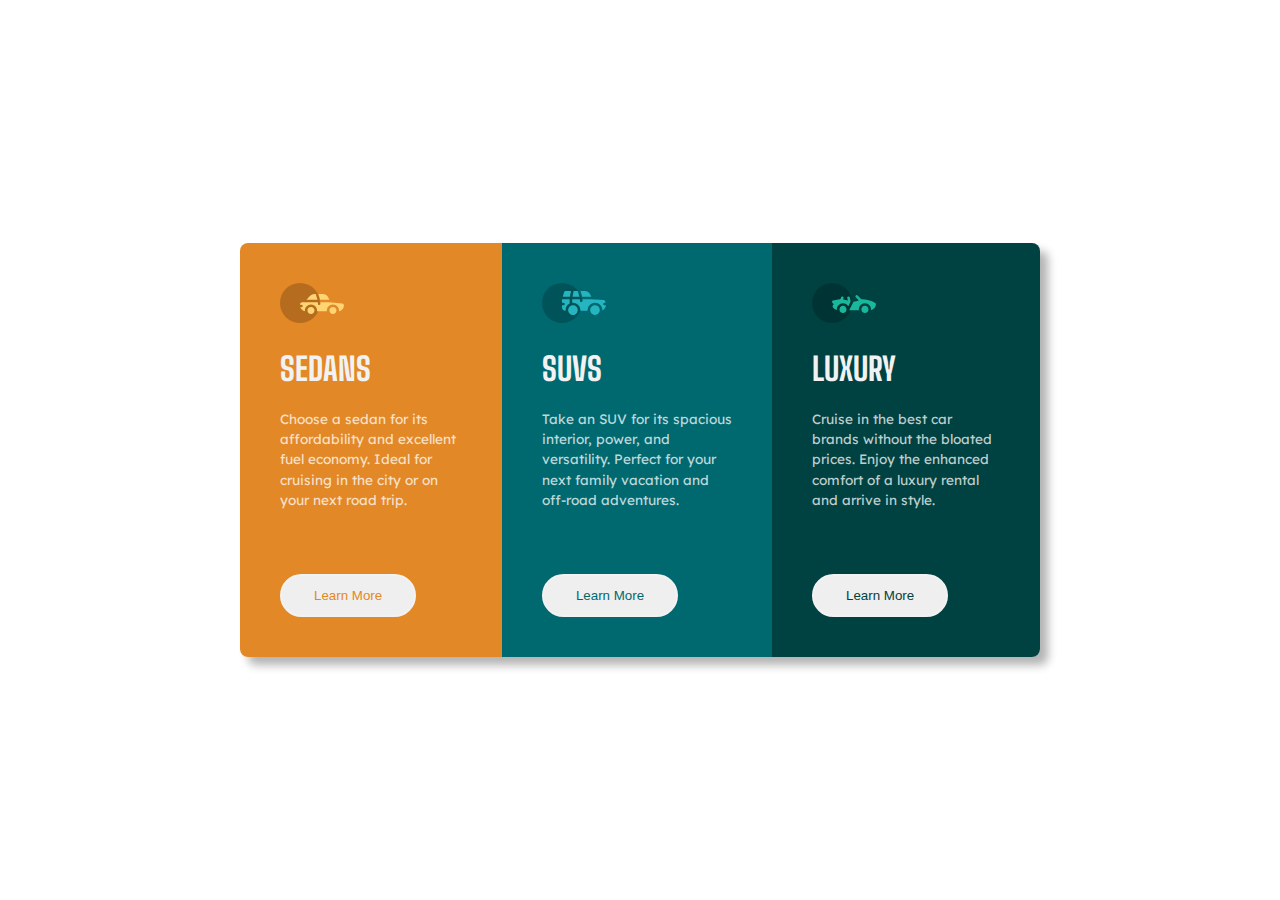
<file: 3-column-preview-card-component-main/index.html>
<!DOCTYPE html>
<html lang="en">
<head>
  <meta charset="UTF-8">
  <meta name="viewport" content="width=device-width, initial-scale=1.0"> 
  <link rel="icon" type="image/png" sizes="32x32" href="./images/favicon-32x32.png">
  <title>Frontend Mentor | 3-column preview card component</title>
  <link rel="preconnect" href="https://fonts.googleapis.com">
  <link rel="preconnect" href="https://fonts.gstatic.com" crossorigin>
  <link href="https://fonts.googleapis.com/css2?family=Big+Shoulders:opsz,wght@10..72,700&family=Lexend+Deca&display=swap" rel="stylesheet">  
  <link rel="stylesheet" href="style/style.css">
</head>
<body>
  <main class="wrapper">
    <!-- Card Sedans -->
    <section class="card satu">
      <div class="image-container">
        <img src="./images/icon-sedans.svg" alt="Image mobil sedans" class="img-sedans">
      </div>
      <article class="content">
        <h2 class="jenis-mobil">Sedans</h2>
        <p class="description-mobil">Choose a sedan for its affordability and excellent fuel economy. Ideal for cruising in the city or on your next road trip.</p>
      </article>
      <button class="btn-learn-more">Learn More</button>
    </section>
    <!-- Card Suvs -->
    <section class="card dua">
      <div class="image-container">
        <img src="./images/icon-suvs.svg" alt="Image mobil suvs" class="img-suvs">
      </div>
      <article class="content">
        <h2 class="jenis-mobil">SUVs</h2>
        <p class="description-mobil">Take an SUV for its spacious interior, power, and versatility. Perfect for your next family vacation and off-road adventures.</p>
      </article>
      <button class="btn-learn-more">Learn More</button>
    </section>
    <!-- Card Luxury -->
    <section class="card tiga">
      <div class="image-container">
        <img src="./images/icon-luxury.svg" alt="Image mobil luxury" class="img-luxury">
      </div>
      <article class="content">
        <h2 class="jenis-mobil">Luxury</h2>
        <p class="description-mobil">Cruise in the best car brands without the bloated prices. Enjoy the enhanced comfort of a luxury rental and arrive in style.</p>
      </article>
      <button class="btn-learn-more">Learn More</button>
    </section>
  </main>
</body>
</html>
</file>
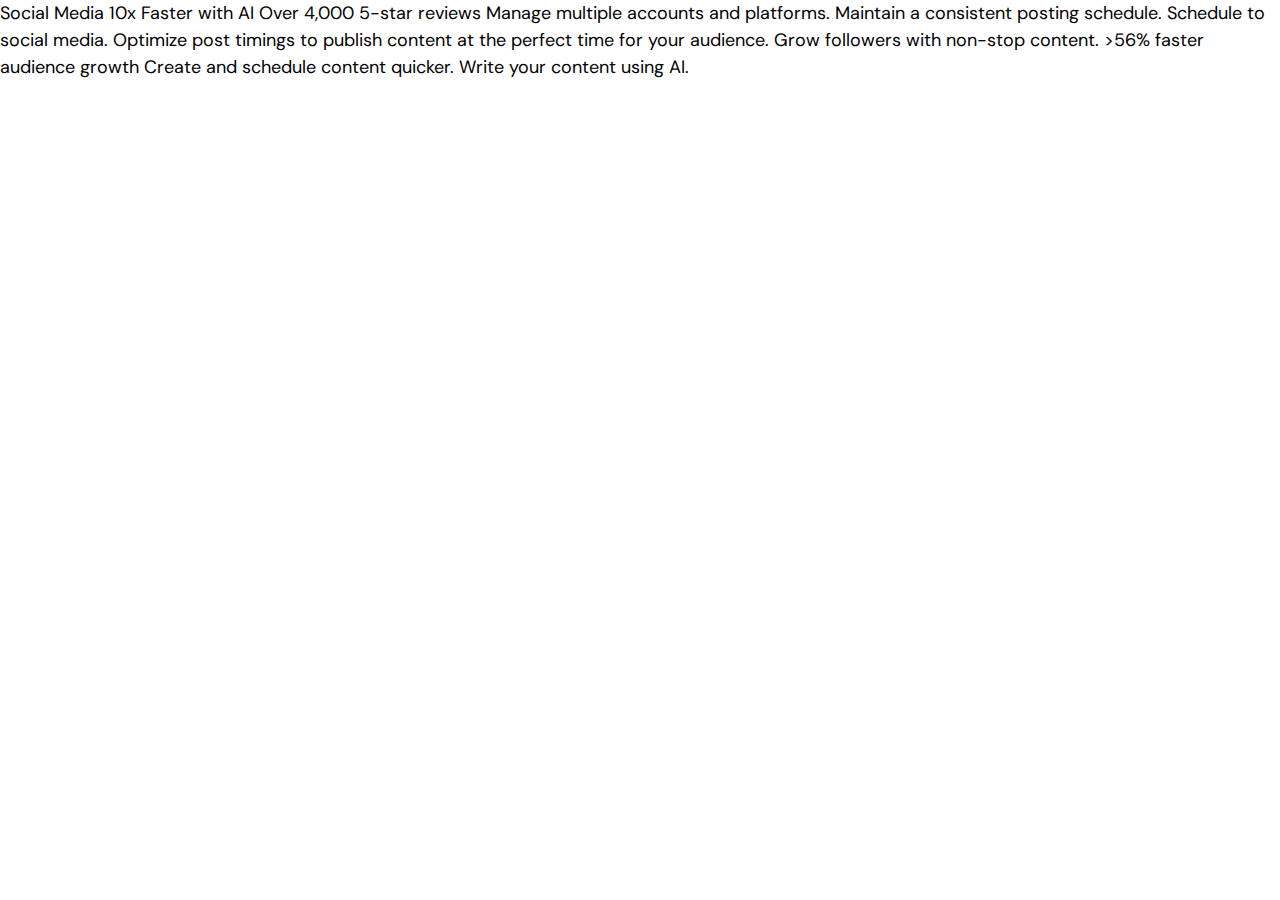
<file: bento-grid-main/index.html>
<!DOCTYPE html>
<html lang="en">
<head>
  <meta charset="UTF-8">
  <meta name="viewport" content="width=device-width, initial-scale=1.0">
  <link rel="icon" type="image/png" sizes="32x32" href="./assets/images/favicon-32x32.png">
  <title>Frontend Mentor | Bento grid</title>
  <!-- Fonts -->
  <link rel="preconnect" href="https://fonts.googleapis.com">
  <link rel="preconnect" href="https://fonts.gstatic.com" crossorigin>
  <link href="https://fonts.googleapis.com/css2?family=DM+Sans:opsz,wght@9..40,100..1000&display=swap" rel="stylesheet">  
  <!-- CSS External -->
  <link rel="stylesheet" href="style/style.css">
</head>
<body>

  Social Media 10x Faster with AI
  Over 4,000 5-star reviews

  Manage multiple accounts and platforms.

  Maintain a consistent posting schedule.

  Schedule to social media.
  Optimize post timings to publish content at the perfect time for your audience.
  
  Grow followers with non-stop content.

  >56% faster audience growth
  
  Create and schedule content quicker.

  Write your content using AI.
</body>
</html>
</file>
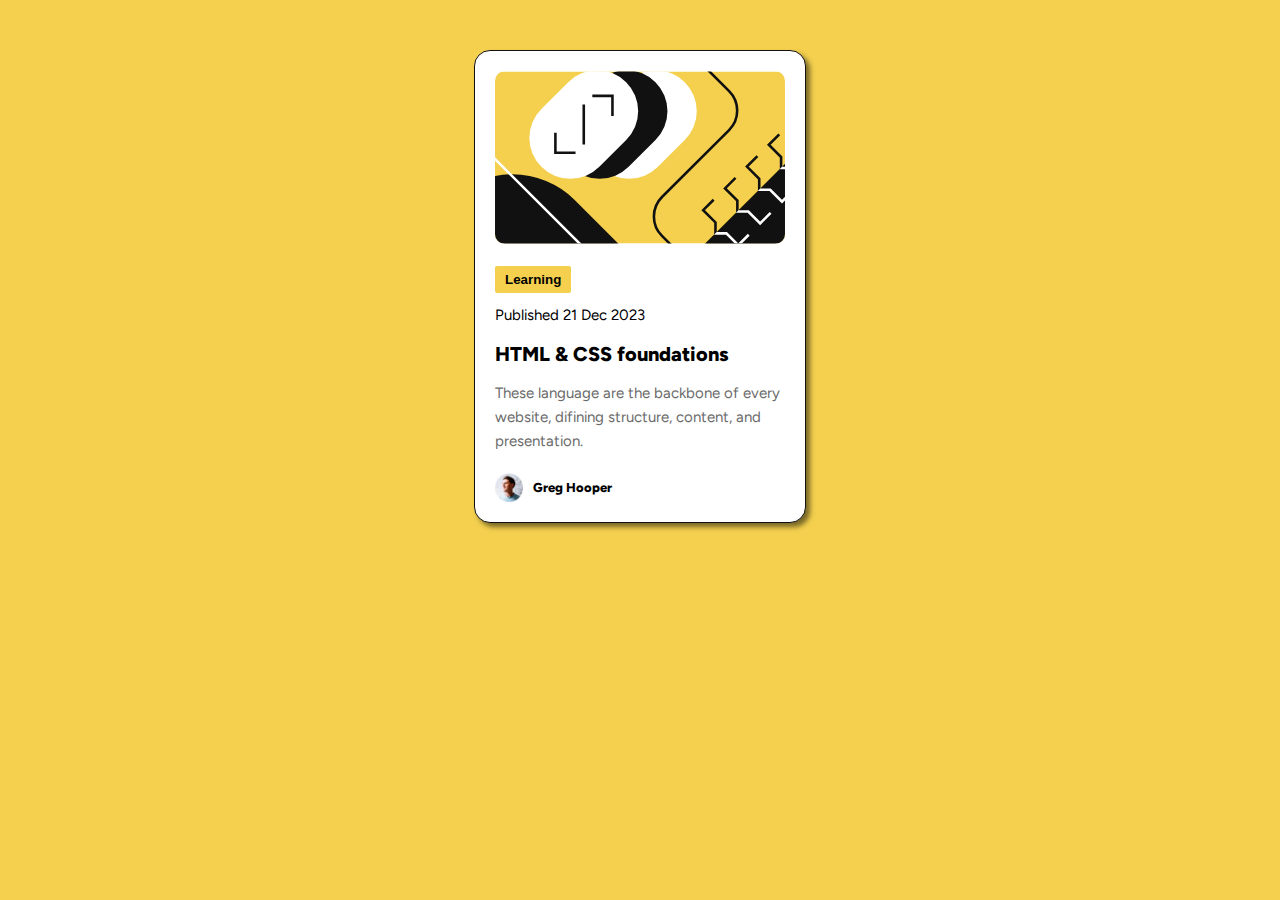
<file: blog-preview-card-main/index.html>
<!DOCTYPE html>
<html lang="en">
<head>
    <meta charset="UTF-8">
    <meta name="viewport" content="width=device-width, initial-scale=1.0">
    <title>Blog Preview Card</title>
    <style>
        @import url('https://fonts.googleapis.com/css2?family=Figtree:ital,wght@0,500..800;1,500..800&display=swap');

        *{
            padding: 0;
            margin: 0;
        }
        
        body {
            font-family: "Figtree", Arial, Helvetica, sans-serif;
            font-size: 16px;
            line-height: 1.5em;
            background-color: hsl(47, 88%, 63%);
        }

        .container{
            max-width: 1440px;
            margin: 50px auto;
            box-sizing: border-box;
            display: flex;
            justify-content: center;
        }

        .card {
            max-width: 290px;
            border: 1px solid hsl(0, 0%, 7%);
            border-radius: 16px;
            padding: 20px;
            overflow: hidden;
            background-color: white;
            box-shadow: 4px 4px 5px rgba(0, 0, 0, 0.5); 
            transition: box-shadow 0.3s ease, transform 0.3s ease;
        }

        .card:hover {
            box-shadow: 8px 8px 0 rgba(0, 0, 0, 0.9); /* Shadow saat hover */
            transform: translateY(-5px); /* Memberikan efek melayang */
        }

        .card .header img {
            width: 290px;
            border-radius: 10px;
        }

        .content {
            margin-top: 15px;
            margin-bottom: 20px;
        }

        .content button {
            background-color: hsl(47, 88%, 63%);
            font-weight: 800;
            padding: 6px 10px;
            border-radius: 2px;
            border: none;
        }

        .content h4 {
            font-size: 15px;
            font-weight: 400;
            margin-top: 10px;
            margin-bottom: 15px;
        }

        .content h3 {
            font-size: 20px;
            margin-bottom: 15px;
            font-weight: 800;
            transition: color 0.3s ease;
            cursor: pointer;
        }
        .content h3:hover{
            color: hsl(47, 88%, 63%);
        }

        .content p {
            font-size: 15px;
            color: hsl(0, 0%, 42%);
        }

        .profile {
            display: flex;
            align-items: center;
        }

        .profile img {
            width: 28px;
            margin-right: 10px;
        }

        .profile p {
            font-size: 13px;
            font-weight: 800;
        }
    </style>
</head>
<body>
    <div class="container">
        <div class="card">
            <header class="header">
                <img src="assets\images\illustration-article.svg" alt="">
            </header>
            <div class="content">
                <button>Learning</button>
                <h4>Published 21 Dec 2023</h4>
                <h3>HTML & CSS foundations</h3>
                <p>These language are the backbone of every website, difining structure, content, and presentation.</p>
            </div>
            <div class="profile">
                <img src="assets\images\image-avatar.webp" alt="">
                <p>Greg Hooper</p>
            </div>
        </div>
    </div>
</body>
</html>
</file>
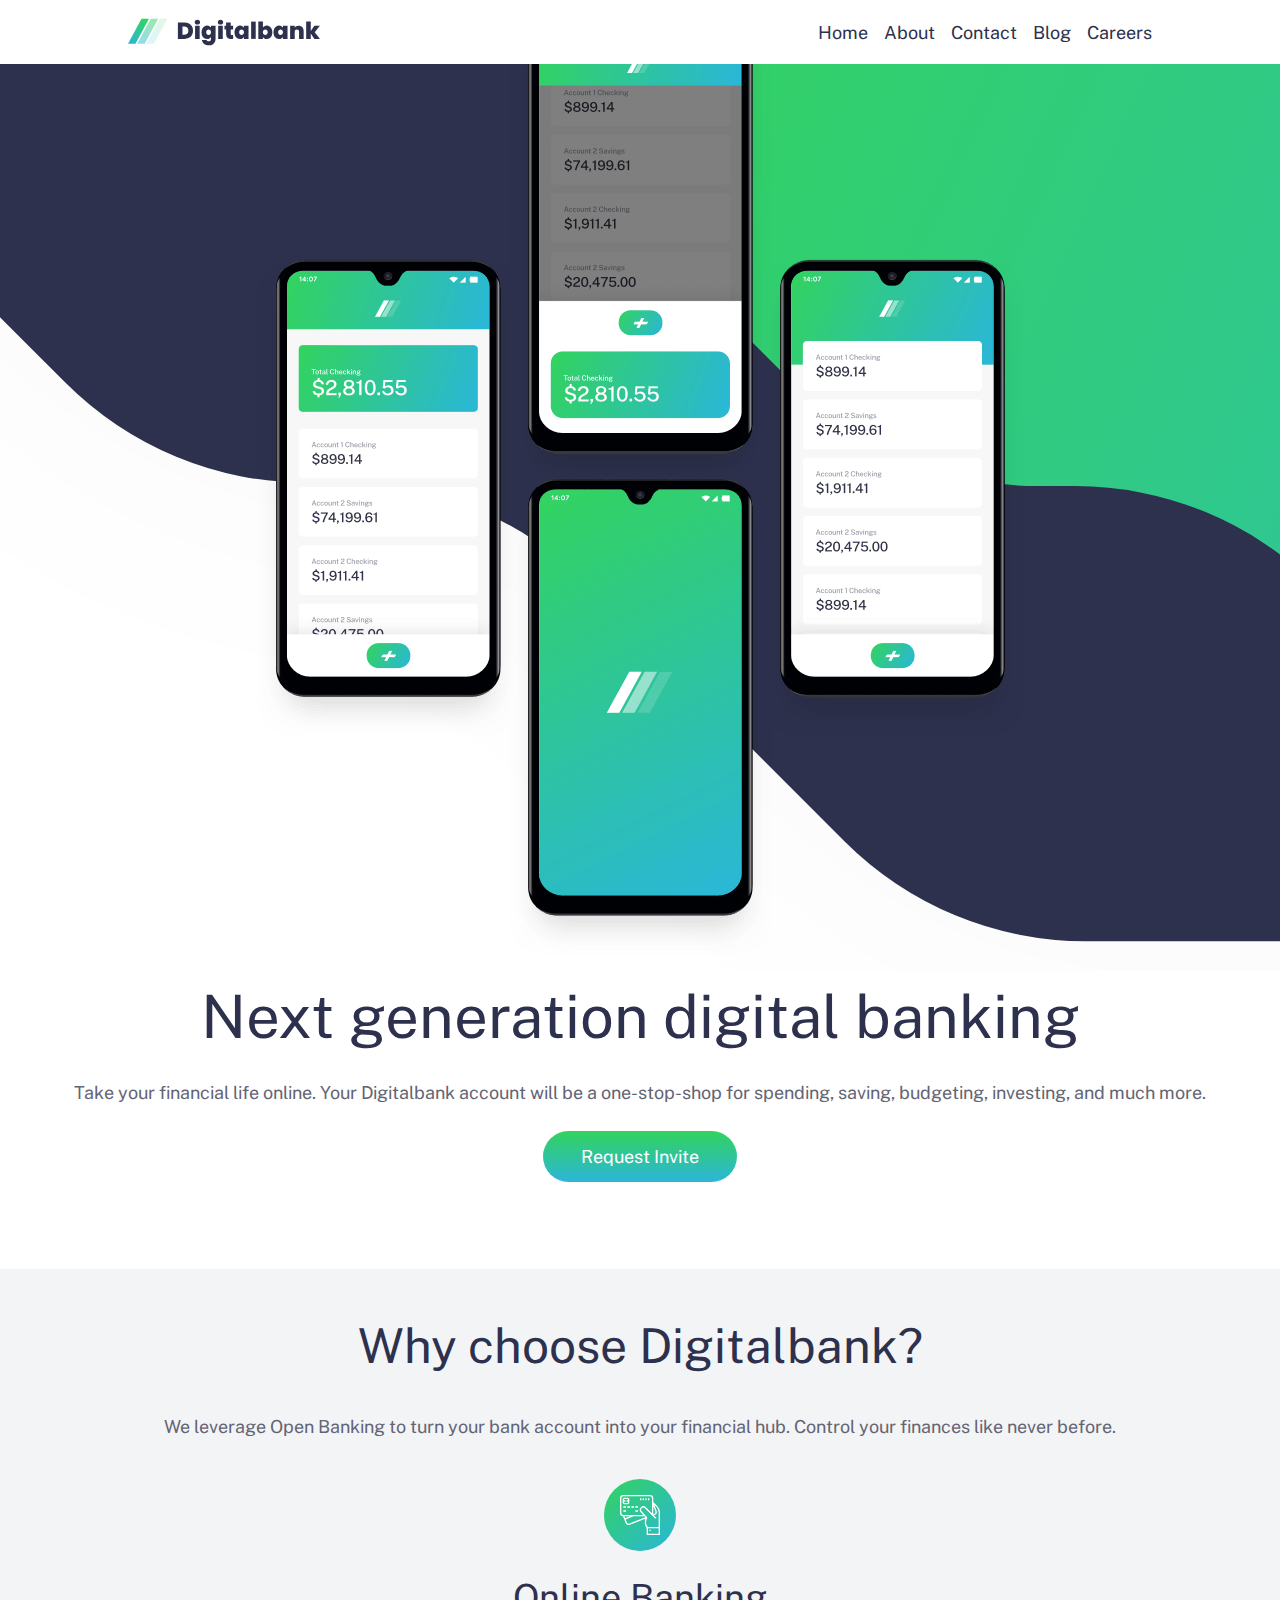
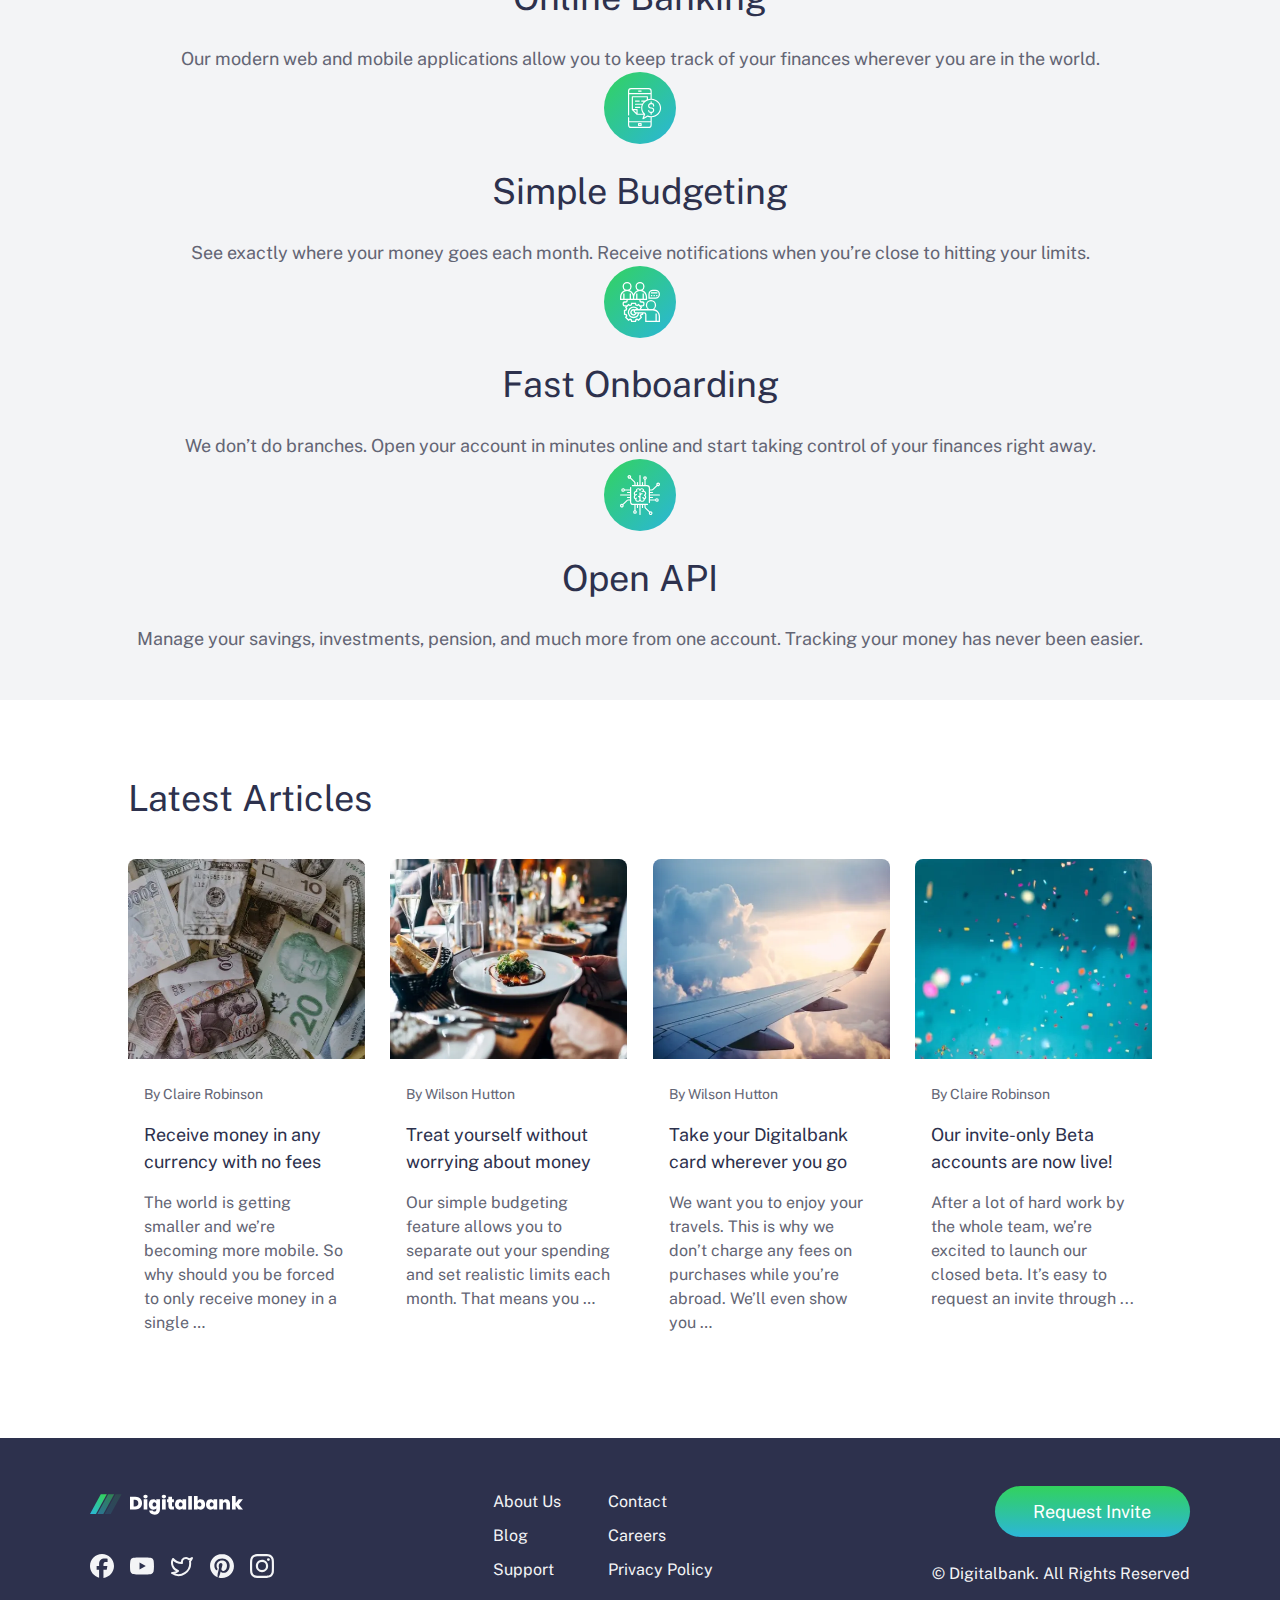
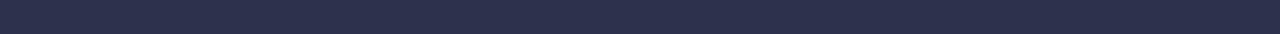
<file: digitalbank-landing-page-master/index.html>
<!DOCTYPE html>
<html lang="en">

<head>
  <meta charset="UTF-8">
  <meta name="viewport" content="width=device-width, initial-scale=1.0">
  <meta name="description"
    content="Digitalbank adalah generasi baru bank digital. Satu aplikasi untuk menabung, investasi, budgeting, dan mengelola keuangan Anda dengan mudah.">
  <meta name="keywords" content="bank digital, digitalbank, aplikasi keuangan, budgeting, investasi online">
  <meta property="og:title" content="Digitalbank | Next Generation Digital Banking">
  <meta property="og:description"
    content="Satu aplikasi untuk menabung, investasi, budgeting, dan mengelola keuangan Anda dengan mudah.">
  <meta property="og:image" content="https://yourdomain.com/images/social-preview.jpg">
  <meta property="og:url" content="https://yourdomain.com">
  <meta name="twitter:card" content="summary_large_image">

  <link rel="icon" type="image/png" sizes="32x32" href="./images/favicon-32x32.webp">
  <title>Frontend Mentor | Digitalbank landing page</title>

  <link rel="preconnect" href="https://fonts.gstatic.com" crossorigin>
  <link rel="preload" href="https://fonts.googleapis.com/css2?family=Public+Sans:wght@300;400;700&display=swap"
    as="style">
  <link href="https://fonts.googleapis.com/css2?family=Public+Sans:wght@300;400;700&display=swap" rel="stylesheet">

  <link rel="stylesheet" href="style/app.css">
</head>

<body>
  <div class="container">
    <div class="overlay" id="overlay"></div>

    <nav class="nav">
      <section class="navbar">
        <div class="navbar_logo">
          <img src="images/logo-dark.svg" alt="digitalbank logo - modern digital banking application">
        </div>
        <nav class="navbar_main hidden">
          <ul class="navbar_menu">
            <li><a class="navbar_link" href="#home">Home</a></li>
            <li><a class="navbar_link" href="#about">About</a></li>
            <li><a class="navbar_link" href="#contact">Contact</a></li>
            <li><a class="navbar_link" href="#blog">Blog</a></li>
            <li><a class="navbar_link" href="#careers">Careers</a></li>
          </ul>
        </nav>
        <button class="navbar_toggle" aria-label="Buka menu navigasi" aria-expanded="false" aria-controls="navbar_menu">
          <span class="bar"></span>
          <span class="bar"></span>
          <span class="bar"></span>
        </button>
      </section>
    </nav>

    <header class="hero_section">
      <div class="hero_img">
        <img class="hero_img_mockups" src="images/image-mockups.webp" alt="digitalbank app mockups ui view"
          fetchpriority="high">
        <div class="hero_overlay"></div>
      </div>
      <section class="hero_content">
        <h1 class="hero_title">Next generation digital banking</h1>
        <p class="hero_info">Take your financial life online. Your Digitalbank account will be a one-stop-shop
          for spending, saving, budgeting, investing, and much more.</p>
        <button class="btn btn_request">Request Invite</button>
      </section>
    </header>

    <section class="features_list">
      <h2 class="features_list_title">Why choose Digitalbank?</h2>
      <p class="features_list_description">We leverage Open Banking to turn your bank account into your financial hub.
        Control your finances like never before.</p>
      <ul>
        <li class="features">
          <img src="images/icon-online.svg" alt="online banking our modern web and mobile applications"
            class="features_img" loading="lazy">
          <h3 class="features_title">Online Banking</h3>
          <p class="features_description">Our modern web and mobile applications allow you to keep track of your
            finances
            wherever you are in the world.</p>
        </li>

        <li class="features">
          <img src="images/icon-budgeting.svg" alt="a simple budgeting icon used to view your transactions each month"
            class="features_img" loading="lazy">
          <h3 class="features_title">Simple Budgeting</h3>
          <p class="features_description">See exactly where your money goes each month. Receive notifications when
            you’re
            close to hitting your limits.</p>
        </li>

        <li class="features">
          <img src="images/icon-onboarding.svg" alt="open a digital bank online in just minutes" class="features_img"
            loading="lazy">
          <h3 class="features_title">Fast Onboarding</h3>
          <p class="features_description">We don’t do branches. Open your account in minutes online and start taking
            control
            of your finances right away.</p>
        </li>

        <li class="features">
          <img src="images/icon-api.svg" alt="manage your money with just one account" class="features_img"
            loading="lazy">
          <h3 class="features_title">Open API</h3>
          <p class="features_description">Manage your savings, investments, pension, and much more from one account.
            Tracking
            your money has never been easier.</p>
        </li>
        </li>
      </ul>
    </section>

    <section class="article_list">
      <h2 class="article_list_title">Latest Articles</h2>
      <section class="article_list_container">
        <div class="article">
          <img class="article_img" src="images/image-currency_1.webp"
            alt="digitalbank lets you receive money in any currency without any fees" loading="lazy">

          <div class="article_content">
            <span class="article_author">By Claire Robinson</span>
            <a class="article_title" href="/articles/receive-money-currency">Receive money in any currency with no
              fees</a>
            <p class="article_info">The world is getting smaller and we’re becoming more mobile. So why should you be
              forced to only receive money in a single …</p>
          </div>
        </div>

        <div class="article">
          <img class="article_img" src="images/image-restaurant.webp"
            alt="Simple budgeting features let you set realistic spending limits each month" loading="lazy">

          <div class="article_content">
            <span class="article_author">By Wilson Hutton</span>
            <a class="article_title" href="/articles/treat-yourself">Treat yourself without worrying about money</a>
            <p class="article_info">Our simple budgeting feature allows you to separate out your spending and set
              realistic limits each month. That means you …</p>
          </div>
        </div>

        <div class="article">
          <img class="article_img" src="images/image-plane.webp" alt="digitalbank is used when traveling abroad"
            loading="lazy">

          <div class="article_content">
            <span class="article_author">By Wilson Hutton</span>
            <a class="article_title" href="/articles/take-your-digitalbank-card">Take your Digitalbank card wherever you
              go</a>
            <p class="article_info">We want you to enjoy your travels. This is why we don’t charge any fees on purchases
              while you’re abroad. We’ll even show you …</p>
          </div>
        </div>

        <div class="article">
          <img class="article_img" src="images/image-confetti_1.webp" alt="our invite-only beta account is now live."
            loading="lazy">

          <div class="article_content">
            <span class="article_author">By Claire Robinson</span>
            <a class="article_title" href="/articles/our-invite-only">Our invite-only Beta accounts are now
              live!</a>
            <p class="article_info">After a lot of hard work by the whole team, we’re excited to launch our closed beta.
              It’s easy to request an invite through ...</p>
          </div>
        </div>
      </section>
    </section>

    <footer class="footer">
      <div class="footer_logo">
        <img src="images/logo-light.svg" alt="digitalbank logo - modern digital banking application" loading="lazy">
        <ul class="footer_media_sosial">
          <li><a href="https://facebook.com/digitalbank" aria-label="Facebook Digitalbank"><svg width="24" height="24"
                fill="currentColor" role="img" viewBox="0 0 24 24" xmlns="http://www.w3.org/2000/svg">
                <title>Facebook</title>
                <path
                  d="M9.101 23.691v-7.98H6.627v-3.667h2.474v-1.58c0-4.085 1.848-5.978 5.858-5.978.401 0 .955.042 1.468.103a8.68 8.68 0 0 1 1.141.195v3.325a8.623 8.623 0 0 0-.653-.036 26.805 26.805 0 0 0-.733-.009c-.707 0-1.259.096-1.675.309a1.686 1.686 0 0 0-.679.622c-.258.42-.374.995-.374 1.752v1.297h3.919l-.386 2.103-.287 1.564h-3.246v8.245C19.396 23.238 24 18.179 24 12.044c0-6.627-5.373-12-12-12s-12 5.373-12 12c0 5.628 3.874 10.35 9.101 11.647Z" />
              </svg></a></li>

          <li><a href="https://youtube.com/digitalbank" aria-label="YouTube Digitalbank"><svg width="24" height="24"
                fill="currentColor" role="img" viewBox="0 0 24 24" xmlns="http://www.w3.org/2000/svg">
                <title>YouTube</title>
                <path
                  d="M23.498 6.186a3.016 3.016 0 0 0-2.122-2.136C19.505 3.545 12 3.545 12 3.545s-7.505 0-9.377.505A3.017 3.017 0 0 0 .502 6.186C0 8.07 0 12 0 12s0 3.93.502 5.814a3.016 3.016 0 0 0 2.122 2.136c1.871.505 9.376.505 9.376.505s7.505 0 9.377-.505a3.015 3.015 0 0 0 2.122-2.136C24 15.93 24 12 24 12s0-3.93-.502-5.814zM9.545 15.568V8.432L15.818 12l-6.273 3.568z" />
              </svg></a></li>

          <li><a href="https://twitter.com/digitalbank" aria-label="Twitter Digitalbank"><svg
                xmlns="http://www.w3.org/2000/svg" width="24" height="24" viewBox="0 0 24 24" fill="none"
                stroke="currentColor" stroke-width="2" stroke-linecap="round" stroke-linejoin="round"
                class="lucide lucide-twitter-icon lucide-twitter">
                <path
                  d="M22 4s-.7 2.1-2 3.4c1.6 10-9.4 17.3-18 11.6 2.2.1 4.4-.6 6-2C3 15.5.5 9.6 3 5c2.2 2.6 5.6 4.1 9 4-.9-4.2 4-6.6 7-3.8 1.1 0 3-1.2 3-1.2z" />
              </svg></a></li>

          <li><a href="https://pinterest.com/digitalbank" aria-label="Pinterest Digitalbank"><svg width="24" height="24"
                fill="currentColor" role="img" viewBox="0 0 24 24" xmlns="http://www.w3.org/2000/svg">
                <title>Pinterest</title>
                <path
                  d="M12.017 0C5.396 0 .029 5.367.029 11.987c0 5.079 3.158 9.417 7.618 11.162-.105-.949-.199-2.403.041-3.439.219-.937 1.406-5.957 1.406-5.957s-.359-.72-.359-1.781c0-1.663.967-2.911 2.168-2.911 1.024 0 1.518.769 1.518 1.688 0 1.029-.653 2.567-.992 3.992-.285 1.193.6 2.165 1.775 2.165 2.128 0 3.768-2.245 3.768-5.487 0-2.861-2.063-4.869-5.008-4.869-3.41 0-5.409 2.562-5.409 5.199 0 1.033.394 2.143.889 2.741.099.12.112.225.085.345-.09.375-.293 1.199-.334 1.363-.053.225-.172.271-.401.165-1.495-.69-2.433-2.878-2.433-4.646 0-3.776 2.748-7.252 7.92-7.252 4.158 0 7.392 2.967 7.392 6.923 0 4.135-2.607 7.462-6.233 7.462-1.214 0-2.354-.629-2.758-1.379l-.749 2.848c-.269 1.045-1.004 2.352-1.498 3.146 1.123.345 2.306.535 3.55.535 6.607 0 11.985-5.365 11.985-11.987C23.97 5.39 18.592.026 11.985.026L12.017 0z" />
              </svg></a></li>

          <li><a href="https://instagram.com/digitalbank" aria-label="Instagram Digitalbank"><svg width="24" height="24"
                fill="currentColor" role="img" viewBox="0 0 24 24" xmlns="http://www.w3.org/2000/svg">
                <title>Instagram</title>
                <path
                  d="M7.0301.084c-1.2768.0602-2.1487.264-2.911.5634-.7888.3075-1.4575.72-2.1228 1.3877-.6652.6677-1.075 1.3368-1.3802 2.127-.2954.7638-.4956 1.6365-.552 2.914-.0564 1.2775-.0689 1.6882-.0626 4.947.0062 3.2586.0206 3.6671.0825 4.9473.061 1.2765.264 2.1482.5635 2.9107.308.7889.72 1.4573 1.388 2.1228.6679.6655 1.3365 1.0743 2.1285 1.38.7632.295 1.6361.4961 2.9134.552 1.2773.056 1.6884.069 4.9462.0627 3.2578-.0062 3.668-.0207 4.9478-.0814 1.28-.0607 2.147-.2652 2.9098-.5633.7889-.3086 1.4578-.72 2.1228-1.3881.665-.6682 1.0745-1.3378 1.3795-2.1284.2957-.7632.4966-1.636.552-2.9124.056-1.2809.0692-1.6898.063-4.948-.0063-3.2583-.021-3.6668-.0817-4.9465-.0607-1.2797-.264-2.1487-.5633-2.9117-.3084-.7889-.72-1.4568-1.3876-2.1228C21.2982 1.33 20.628.9208 19.8378.6165 19.074.321 18.2017.1197 16.9244.0645 15.6471.0093 15.236-.005 11.977.0014 8.718.0076 8.31.0215 7.0301.0839m.1402 21.6932c-1.17-.0509-1.8053-.2453-2.2287-.408-.5606-.216-.96-.4771-1.3819-.895-.422-.4178-.6811-.8186-.9-1.378-.1644-.4234-.3624-1.058-.4171-2.228-.0595-1.2645-.072-1.6442-.079-4.848-.007-3.2037.0053-3.583.0607-4.848.05-1.169.2456-1.805.408-2.2282.216-.5613.4762-.96.895-1.3816.4188-.4217.8184-.6814 1.3783-.9003.423-.1651 1.0575-.3614 2.227-.4171 1.2655-.06 1.6447-.072 4.848-.079 3.2033-.007 3.5835.005 4.8495.0608 1.169.0508 1.8053.2445 2.228.408.5608.216.96.4754 1.3816.895.4217.4194.6816.8176.9005 1.3787.1653.4217.3617 1.056.4169 2.2263.0602 1.2655.0739 1.645.0796 4.848.0058 3.203-.0055 3.5834-.061 4.848-.051 1.17-.245 1.8055-.408 2.2294-.216.5604-.4763.96-.8954 1.3814-.419.4215-.8181.6811-1.3783.9-.4224.1649-1.0577.3617-2.2262.4174-1.2656.0595-1.6448.072-4.8493.079-3.2045.007-3.5825-.006-4.848-.0608M16.953 5.5864A1.44 1.44 0 1 0 18.39 4.144a1.44 1.44 0 0 0-1.437 1.4424M5.8385 12.012c.0067 3.4032 2.7706 6.1557 6.173 6.1493 3.4026-.0065 6.157-2.7701 6.1506-6.1733-.0065-3.4032-2.771-6.1565-6.174-6.1498-3.403.0067-6.156 2.771-6.1496 6.1738M8 12.0077a4 4 0 1 1 4.008 3.9921A3.9996 3.9996 0 0 1 8 12.0077" />
              </svg></a></li>
        </ul>
      </div>
      <nav class="footer_nav">
        <ul class="footer_navigation">
          <li><a href="#" class="footer_link">About Us</a></li>
          <li><a href="#" class="footer_link">Contact</a></li>
          <li><a href="#" class="footer_link">Blog</a></li>
          <li><a href="#" class="footer_link">Careers</a></li>
          <li><a href="#" class="footer_link">Support</a></li>
          <li><a href="#" class="footer_link">Privacy Policy</a></li>
        </ul>
      </nav>

      <div class="footer_copyright_wrapper">
        <button class="btn btn_request_footer">Request Invite</button>
        <span class="footer_copyright">&copy; Digitalbank. All Rights Reserved</span>
      </div>
    </footer>
  </div>

  <script src="js/main.js" defer></script>
</body>

</html>
</file>
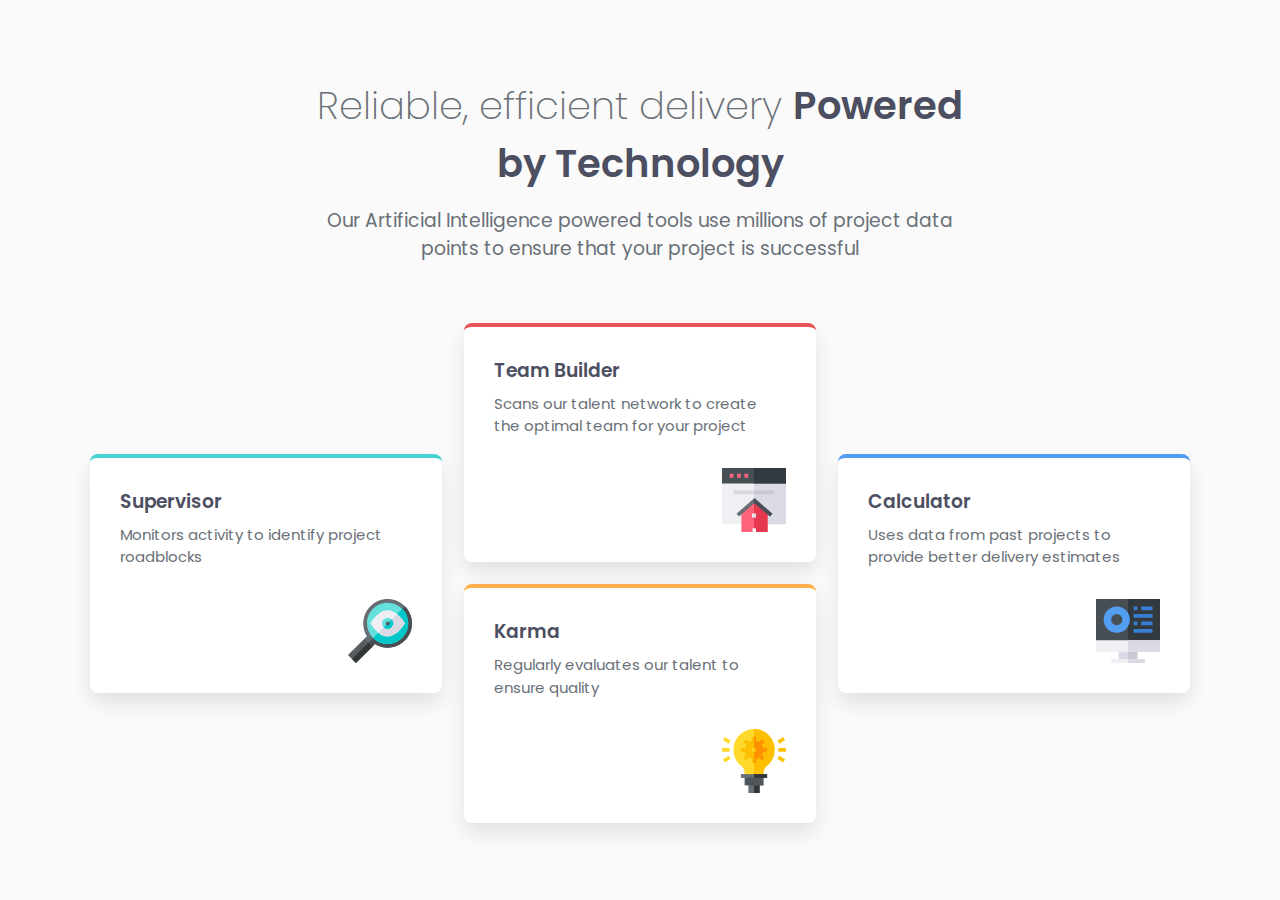
<file: four-card-feature-section-master/index.html>
<!DOCTYPE html>
<html lang="en">
<head>
  <meta charset="UTF-8">
  <meta name="viewport" content="width=device-width, initial-scale=1.0"> 
  <link rel="icon" type="image/png" sizes="32x32" href="./images/favicon-32x32.png">
  <title>Frontend Mentor | Four card feature section</title>
  <link rel="preconnect" href="https://fonts.googleapis.com">
  <link rel="preconnect" href="https://fonts.gstatic.com" crossorigin>
  <link href="https://fonts.googleapis.com/css2?family=Poppins:wght@200;400;600&display=swap" rel="stylesheet">
  <link rel="stylesheet" href="style.css">
</head>
<body>
  <section class="container">
    <header class="header-section">
      <h4 class="heading">Reliable, efficient delivery
      <span>Powered by Technology</span></h4>
      <p>Our Artificial Intelligence powered tools use millions of project data points to ensure that your project is successful<p>
    </header>
    
    <main class="content">
      <section class="card supervisor">
        <h2 class="title">Supervisor</h2>
        <p>Monitors activity to identify project roadblocks</p>
        <div class="icon">
            <img class="icon" src="images/icon-supervisor.svg" alt="icon-team-builder">
          </div>
      </section>

      <section class=" card team-builder">
          <h2 class="title">Team Builder</h2>
          <p>Scans our talent network to create the optimal team for  your project</p>
          <div class="icon">
            <img class="icon" src="images/icon-team-builder.svg" alt="icon-team-builder">
          </div>
      </section>

      <section class=" card karma">
          <h2 class="title">Karma</h2>
          <p>Regularly evaluates our talent to ensure quality</p>
          <div class="icon">
            <img class="icon" src="images/icon-karma.svg" alt="icon-karma">
          </div>
      </section>

      <section class=" card calculator">
          <h2 class="title">Calculator</h2>
          <p>Uses data from past projects to provide better delivery estimates</p>
          <div class="icon">
            <img class="icon" src="images/icon-calculator.svg" alt="icon-calculator">
          </div>
      </section>
    </main>
    <!-- <footer>
    <p class="attribution">
      Challenge by <a href="https://www.frontendmentor.io?ref=challenge" target="_blank">Frontend Mentor</a>. 
      Coded by <a href="#">Your Name Here</a>.
    </p>
  </footer> -->
</section>
</body>
</html>
</file>
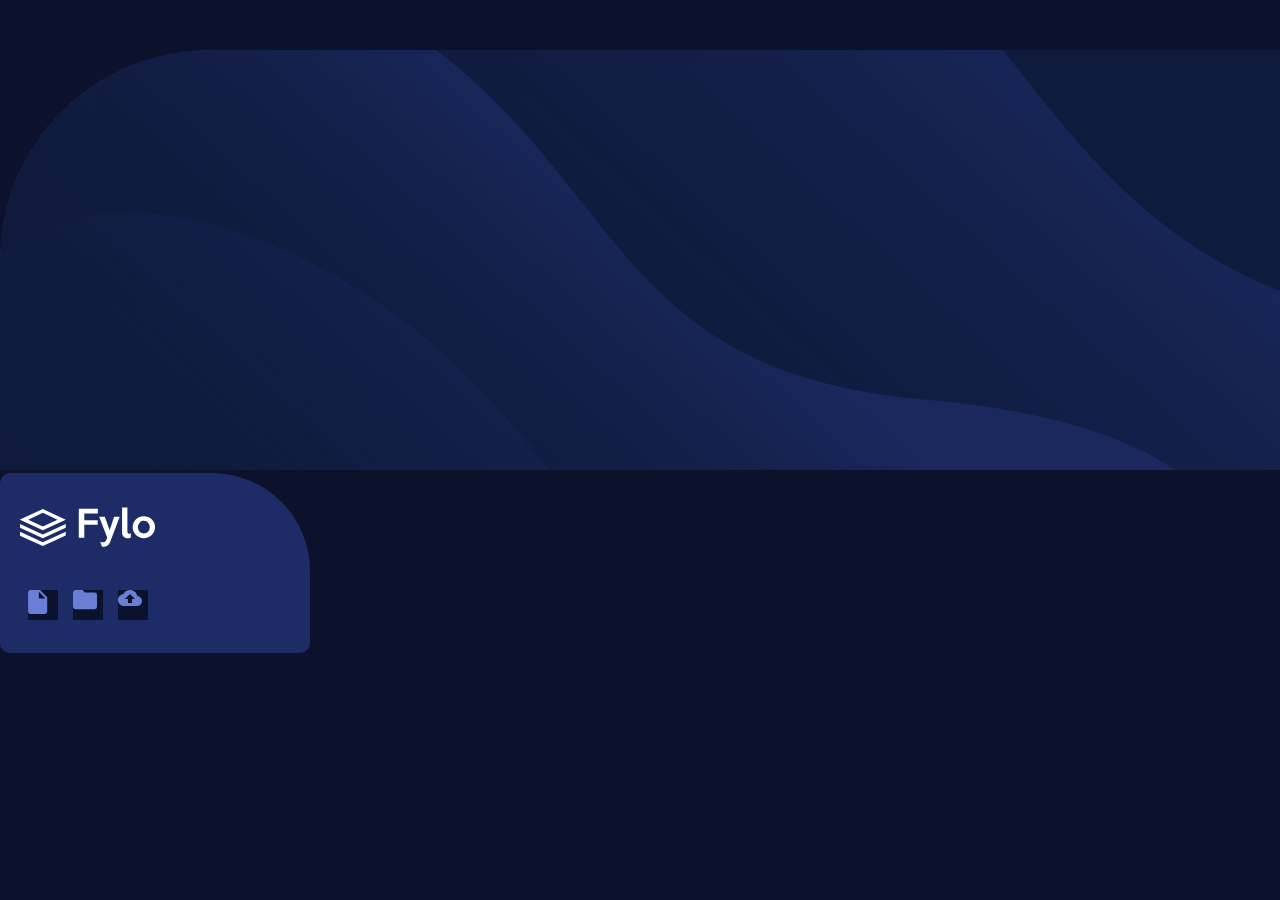
<file: fylo-data-storage-component-master/index.html>
<!DOCTYPE html>
<html lang="en">
<head>
    <meta charset="UTF-8">
    <meta name="viewport" content="width=device-width, initial-scale=1.0">
    <title>Fylo Data Storage</title>
    <style>
        @import url('https://fonts.googleapis.com/css2?family=Raleway:ital,wght@0,400..700;1,400..700&display=swap');
        *{
            margin: 0;
            padding: 0;
        }
        body{
            font-family: "Raleway", Arial, Helvetica, sans-serif;
            font-size: 14px;
            margin: 50px auto;
            max-width: 1440px;
            background-color: hsl(229, 57%, 11%);
        }
        .card-1{
            background-color: hsl(228, 56%, 26%);
            width: 310px;
            height: 180px;
            border-radius: 10px 7em 10px 10px;
            padding: 20px;
            box-sizing: border-box;
            display: flex;
            align-items: center;
        }
        .logo{
            margin-bottom: 20px;
        }
        .card.icons{
            display: flex;
            justify-content: space-around;
            align-items: center;
        }
        #icons-doc,
        #icons-folder,
        #icons-uploud{
            background-color: hsl(229, 57%, 11%);
            width: 30px;
            height: 30px;
        }
    </style>
</head>
<body>
    <div class="container">
        <div class="bg-desktop">
            <img class="img-bg" src="images/bg-desktop.png" alt="">
        </div>
        <div class="card-1">
            <div class="content-1">
                <div class="card logo">
                    <img class="logo" src="images/logo.svg" alt="">
                </div>
                <div class="card icons">
                    <svg id="icons-doc" xmlns="http://www.w3.org/2000/svg" width="20" height="24"><path fill="#697ED4" d="M12.028 0H2.436A2.387 2.387 0 00.049 2.398L.037 21.583a2.387 2.387 0 002.387 2.398h14.4a2.397 2.397 0 002.398-2.398V7.194L12.028 0zM10.83 8.393V1.8l6.595 6.594h-6.595z"/></svg>
                    <svg id="icons-folder" xmlns="http://www.w3.org/2000/svg" width="24" height="20"><path fill="#697ED4" d="M21.6 2.4H12L9.6 0H2.4A2.39 2.39 0 00.012 2.4L0 16.8a2.4 2.4 0 002.4 2.4h19.2a2.4 2.4 0 002.4-2.4v-12a2.4 2.4 0 00-2.4-2.4z"/></svg>
                    <svg id="icons-uploud" xmlns="http://www.w3.org/2000/svg" width="24" height="16"><path fill="#697ED4" d="M19.4 6c-.7-3.4-3.7-6-7.4-6-2.9 0-5.4 1.6-6.6 4C2.3 4.4 0 6.9 0 10c0 3.3 2.7 6 6 6h13c2.8 0 5-2.2 5-5 0-2.6-2.1-4.8-4.6-5zM14 9v4h-4V9H7l5-5 5 5h-3z"/></svg>
                </div>
            </div>
        </div>
    </div>
</body>
</html>
</file>
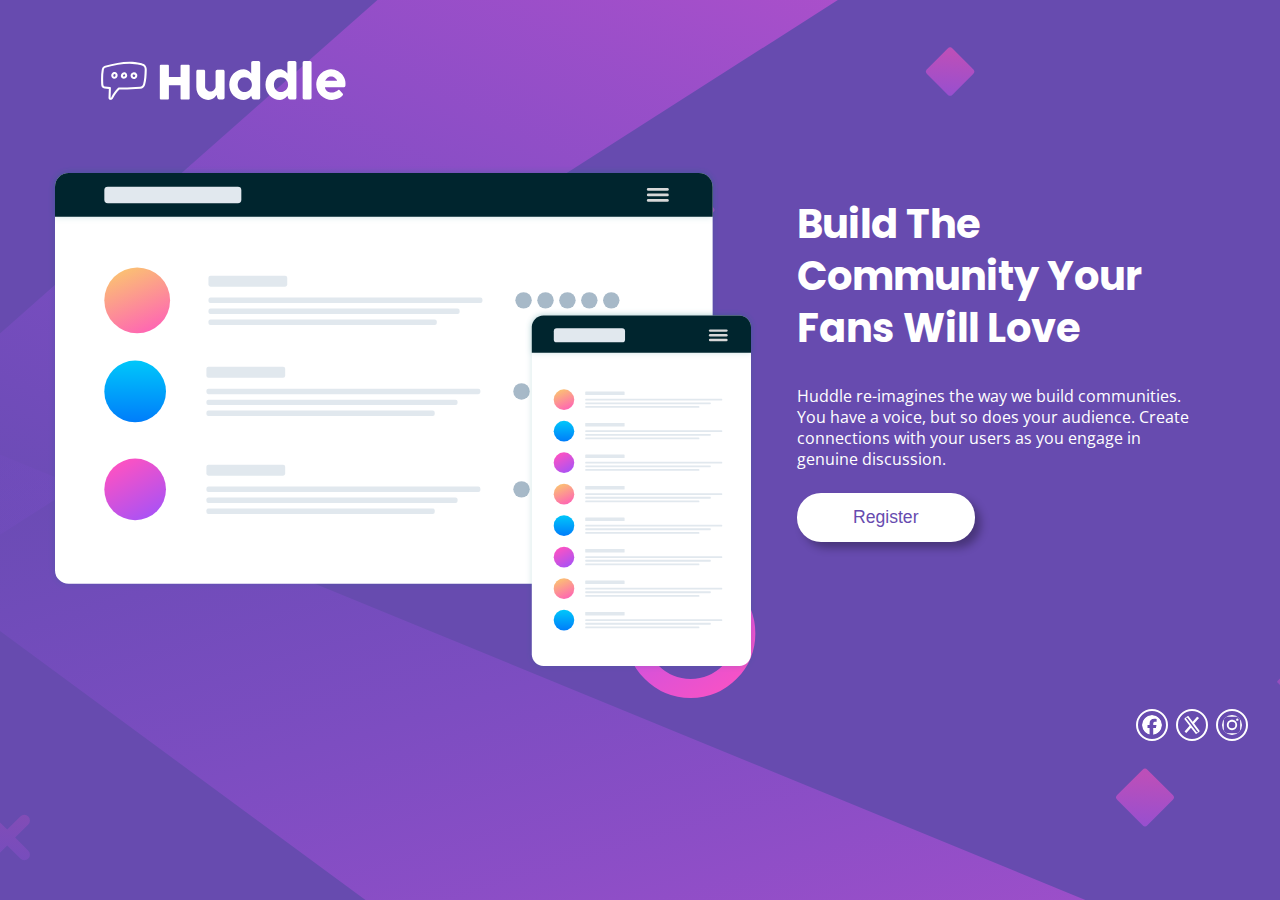
<file: huddle-landing-page-with-single-introductory-section-master/index.html>
<!DOCTYPE html>
<html lang="en">

<head>
  <meta charset="UTF-8">
  <meta name="viewport" content="width=device-width, initial-scale=1.0">
  <link rel="icon" type="image/png" sizes="32x32" href="./images/favicon-32x32.png">
  <title>Frontend Mentor | Huddle landing page with single introductory section</title>
  <!-- Fonts Google -->
  <link rel="preconnect" href="https://fonts.googleapis.com">
  <link rel="preconnect" href="https://fonts.gstatic.com" crossorigin>
  <link href="https://fonts.googleapis.com/css2?family=Open+Sans&family=Poppins:wght@400;600&display=swap"
    rel="stylesheet">
  <!-- CSS External -->
  <link rel="stylesheet" href="style/style.css">
</head>

<body>
  <div class="container">
    <!-- Container-logo -->
    <header class="logo-container">
      <img src="./images/logo.svg" alt="Logo App Huddle" class="logo">
    </header>
    <!-- Main content area -->
    <main class="wrapper">
      <!-- illustration-container  -->
      <div class="illustration-container">
        <img class="img-illustration" src="./images/illustration-mockups.svg"
          alt="Image Interface App Huddle in Desktop">
      </div>
      <!-- Hero Section -->
      <article class="hero-section">
        <h1 class="title">Build The Community Your Fans Will Love</h1>
        <p class="info-hero-section">Huddle re-imagines the way we build communities. You have a voice, but so does your
          audience. Create connections with your users as you engage in genuine discussion. </p>
        <button class="btn-register">Register</button>
      </article>
    </main>
    <footer class="sosialmedia-links">
      <div class="wrapper-footer">
        <!-- Facebook -->
        <a href="#">
          <svg role="img" width="32" fill="white" viewBox="0 0 24 24" xmlns="http://www.w3.org/2000/svg">
            <title>Facebook</title>
            <path
              d="M9.101 23.691v-7.98H6.627v-3.667h2.474v-1.58c0-4.085 1.848-5.978 5.858-5.978.401 0 .955.042 1.468.103a8.68 8.68 0 0 1 1.141.195v3.325a8.623 8.623 0 0 0-.653-.036 26.805 26.805 0 0 0-.733-.009c-.707 0-1.259.096-1.675.309a1.686 1.686 0 0 0-.679.622c-.258.42-.374.995-.374 1.752v1.297h3.919l-.386 2.103-.287 1.564h-3.246v8.245C19.396 23.238 24 18.179 24 12.044c0-6.627-5.373-12-12-12s-12 5.373-12 12c0 5.628 3.874 10.35 9.101 11.647Z" />
          </svg>
        </a>
        <!-- Twitter -->
        <a href="#">
          <svg role="img" width="32" fill="white" viewBox="0 0 24 24" xmlns="http://www.w3.org/2000/svg">
            <title>X</title>
            <path
              d="M18.901 1.153h3.68l-8.04 9.19L24 22.846h-7.406l-5.8-7.584-6.638 7.584H.474l8.6-9.83L0 1.154h7.594l5.243 6.932ZM17.61 20.644h2.039L6.486 3.24H4.298Z" />
          </svg>
        </a>
        <!-- Instagram -->
        <a href="#">
          <svg role="img" width="32" fill="white" viewBox="0 0 24 24" xmlns="http://www.w3.org/2000/svg">
            <title>Instagram</title>
            <path
              d="M7.0301.084c-1.2768.0602-2.1487.264-2.911.5634-.7888.3075-1.4575.72-2.1228 1.3877-.6652.6677-1.075 1.3368-1.3802 2.127-.2954.7638-.4956 1.6365-.552 2.914-.0564 1.2775-.0689 1.6882-.0626 4.947.0062 3.2586.0206 3.6671.0825 4.9473.061 1.2765.264 2.1482.5635 2.9107.308.7889.72 1.4573 1.388 2.1228.6679.6655 1.3365 1.0743 2.1285 1.38.7632.295 1.6361.4961 2.9134.552 1.2773.056 1.6884.069 4.9462.0627 3.2578-.0062 3.668-.0207 4.9478-.0814 1.28-.0607 2.147-.2652 2.9098-.5633.7889-.3086 1.4578-.72 2.1228-1.3881.665-.6682 1.0745-1.3378 1.3795-2.1284.2957-.7632.4966-1.636.552-2.9124.056-1.2809.0692-1.6898.063-4.948-.0063-3.2583-.021-3.6668-.0817-4.9465-.0607-1.2797-.264-2.1487-.5633-2.9117-.3084-.7889-.72-1.4568-1.3876-2.1228C21.2982 1.33 20.628.9208 19.8378.6165 19.074.321 18.2017.1197 16.9244.0645 15.6471.0093 15.236-.005 11.977.0014 8.718.0076 8.31.0215 7.0301.0839m.1402 21.6932c-1.17-.0509-1.8053-.2453-2.2287-.408-.5606-.216-.96-.4771-1.3819-.895-.422-.4178-.6811-.8186-.9-1.378-.1644-.4234-.3624-1.058-.4171-2.228-.0595-1.2645-.072-1.6442-.079-4.848-.007-3.2037.0053-3.583.0607-4.848.05-1.169.2456-1.805.408-2.2282.216-.5613.4762-.96.895-1.3816.4188-.4217.8184-.6814 1.3783-.9003.423-.1651 1.0575-.3614 2.227-.4171 1.2655-.06 1.6447-.072 4.848-.079 3.2033-.007 3.5835.005 4.8495.0608 1.169.0508 1.8053.2445 2.228.408.5608.216.96.4754 1.3816.895.4217.4194.6816.8176.9005 1.3787.1653.4217.3617 1.056.4169 2.2263.0602 1.2655.0739 1.645.0796 4.848.0058 3.203-.0055 3.5834-.061 4.848-.051 1.17-.245 1.8055-.408 2.2294-.216.5604-.4763.96-.8954 1.3814-.419.4215-.8181.6811-1.3783.9-.4224.1649-1.0577.3617-2.2262.4174-1.2656.0595-1.6448.072-4.8493.079-3.2045.007-3.5825-.006-4.848-.0608M16.953 5.5864A1.44 1.44 0 1 0 18.39 4.144a1.44 1.44 0 0 0-1.437 1.4424M5.8385 12.012c.0067 3.4032 2.7706 6.1557 6.173 6.1493 3.4026-.0065 6.157-2.7701 6.1506-6.1733-.0065-3.4032-2.771-6.1565-6.174-6.1498-3.403.0067-6.156 2.771-6.1496 6.1738M8 12.0077a4 4 0 1 1 4.008 3.9921A3.9996 3.9996 0 0 1 8 12.0077" />
          </svg>
        </a>
      </div>
    </footer>
  </div>
</body>

</html>
</file>
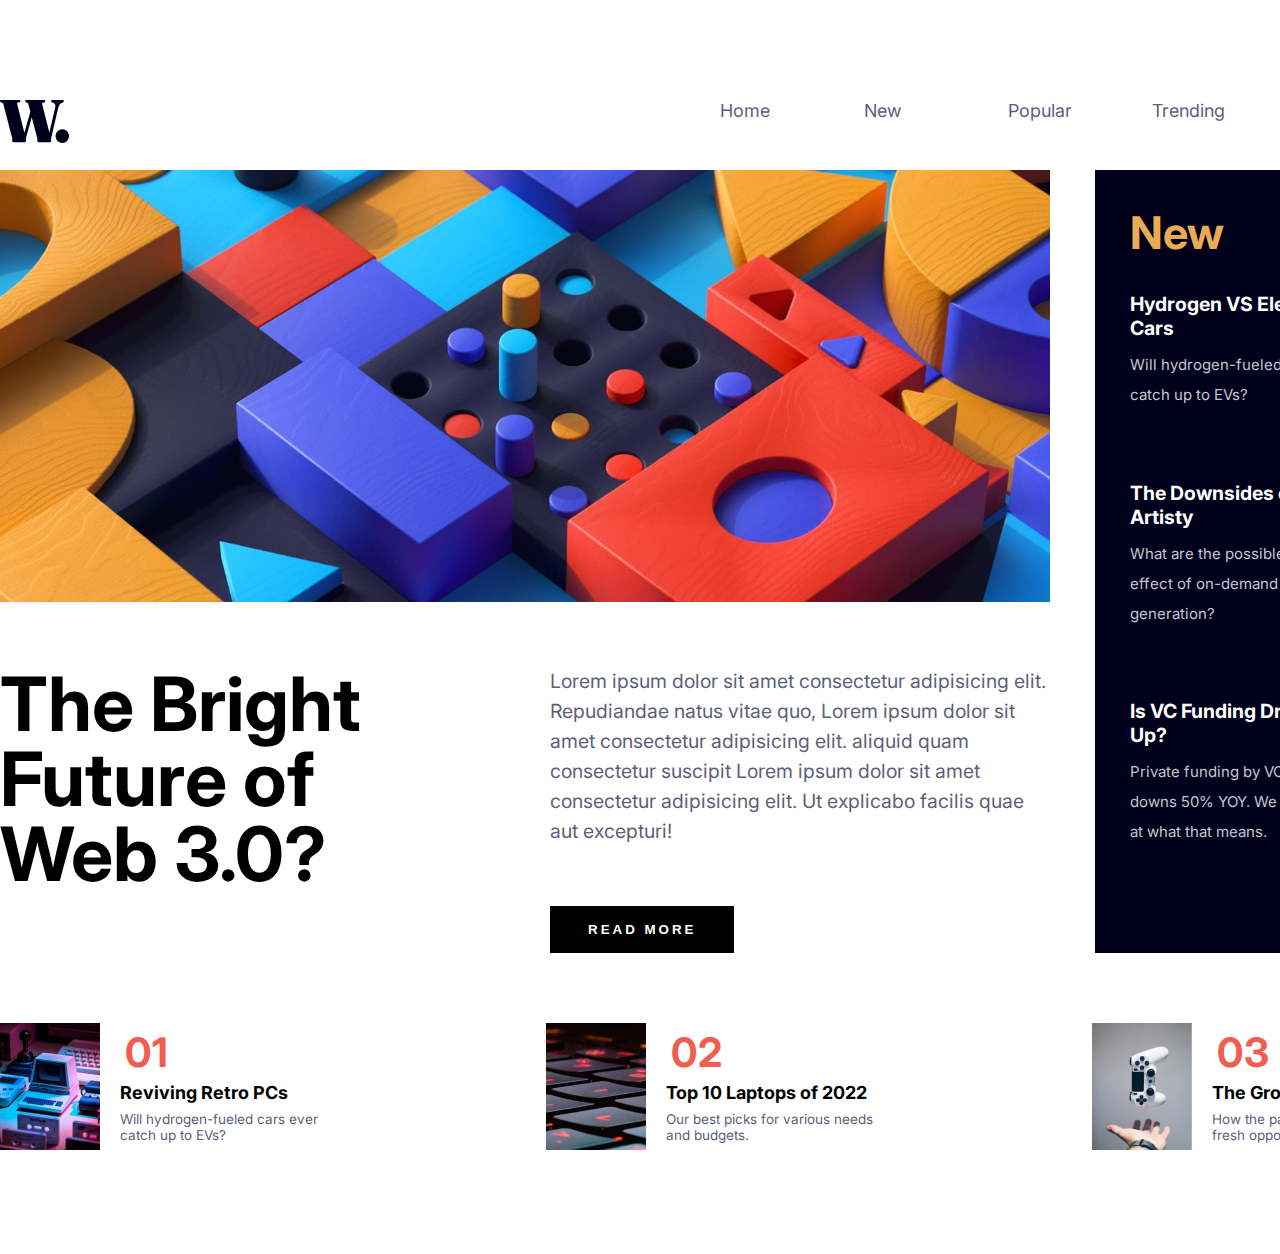
<file: news-homepage-main/index.html>
<!DOCTYPE html>
<html lang="en">
<head>
    <meta charset="UTF-8">
    <meta name="viewport" content="width=device-width, initial-scale=1.0">
    <title>Document</title>
    <link rel="preconnect" href="https://fonts.googleapis.com">
    <link rel="preconnect" href="https://fonts.gstatic.com" crossorigin>
    <link href="https://fonts.googleapis.com/css2?family=Inter:ital,opsz,wght@0,14..32,100..900;1,14..32,100..900&display=swap" rel="stylesheet">
    <link rel="stylesheet" href="app.css">
</head>
<body>
    <div class="grid-container">
        <nav class="navbar">
            <div class="brand">
                <img class="logo" src="assets\images\logo.svg" alt="">
            </div>
            <div class="menu-icon" id="menu-icon">
                <span></span>
                <span></span>
                <span></span>
            </div>
            <ul class="menu">
                <li><a href="#">Home</a></li>
                <li><a href="#">New</a></li>
                <li><a href="#">Popular</a></li>
                <li><a href="#">Trending</a></li>
                <li><a href="#">Categories</a></li>
            </ul>
        </nav>

        <header class="header">
            <div class="header-img">
                <img class="img-utama" src="assets\images\image-web-3-desktop.jpg" alt="">
            </div>
            <div class="content-header">
                <div class="title-content">
                    <h1>The Bright Future of Web 3.0?</h1>
                </div>
                <div class="description">
                    <p>Lorem ipsum dolor sit amet consectetur adipisicing elit. 
                        Repudiandae natus vitae quo, Lorem ipsum dolor sit amet 
                        consectetur adipisicing elit. aliquid quam consectetur suscipit
                        Lorem ipsum dolor sit amet consectetur adipisicing elit. 
                        Ut explicabo facilis quae aut excepturi!</p>
                    <button>READ MORE</button>
                </div>
            </div>
        </header>
        
        <aside class="sidebar">
            <div class="news sidebar1">
                <h3>New</h3>
                <h4>Hydrogen VS Electric Cars</h4>
                <p>Will hydrogen-fueled cars ever catch up to EVs?</p>
            </div>
            <div class="news sidebar2">
                <h4>The Downsides of AI Artisty</h4>
                <p>What are the possible adverse effect of on-demand AI image generation?</p>
            </div>
            <div class="news sidebar3">
                <h4>Is VC Funding Driying Up?</h4>
                <p>Private funding by VC firms is downs 50% YOY. We take a look at what that means.</p>
            </div>
        </aside>

        <main class="section-buttom">
            <section class="content content-1">
                <div class="img-content">
                    <img class="img-content-1" src="assets\images\image-retro-pcs.jpg" alt="">
                </div>
                <div class="info-content">
                    <h3>01</h3>
                    <h4>Reviving Retro PCs</h4>
                    <P>Will hydrogen-fueled cars ever catch up to EVs?</P>
                </div>
            </section>
            <section class="content content-2">
                <div class="img-content">
                    <img class="img-content-2" src="assets\images\image-top-laptops.jpg" alt="">
                </div>
                <div class="info-content">
                    <h3>02</h3>
                    <h4>Top 10 Laptops of 2022</h4>
                    <p>Our best picks for various needs and budgets.</p>
                </div>
            </section> 
            <section class="content content-3">
                <div class="img-content">
                    <img class="img-content-3" src="assets\images\image-gaming-growth.jpg" alt="">
                </div>
                <div class="info-content">
                    <h3>03</h3>
                    <h4>The Growth of Gaming</h4>
                    <p>How the pandemic has sparked fresh opportunities.</p>
                </div>
            </section>
        </main> 
        </div>
    </div>
    <script src="script.js"></script>
</body>
</html>
</file>
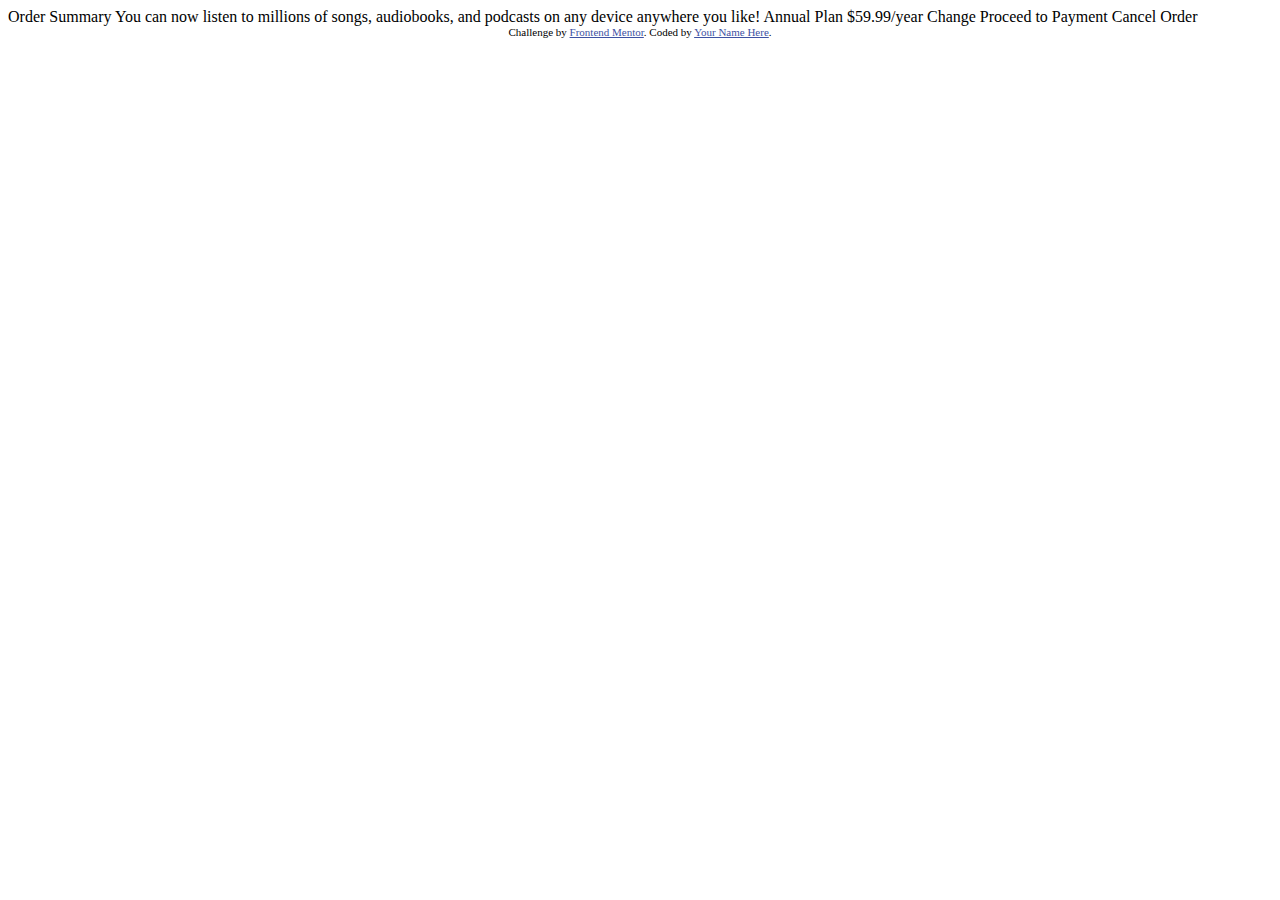
<file: order-summary-component-main/index.html>
<!DOCTYPE html>
<html lang="en">
<head>
  <meta charset="UTF-8">
  <meta name="viewport" content="width=device-width, initial-scale=1.0"> <!-- displays site properly based on user's device -->

  <link rel="icon" type="image/png" sizes="32x32" href="./images/favicon-32x32.png">
  
  <title>Frontend Mentor | Order summary card</title>

  <!-- Feel free to remove these styles or customise in your own stylesheet 👍 -->
  <style>
    .attribution { font-size: 11px; text-align: center; }
    .attribution a { color: hsl(228, 45%, 44%); }
  </style>
</head>
<body>

  Order Summary

  You can now listen to millions of songs, audiobooks, and podcasts on any 
  device anywhere you like!

  Annual Plan
  $59.99/year

  Change

  Proceed to Payment
  Cancel Order
  
  <div class="attribution">
    Challenge by <a href="https://www.frontendmentor.io?ref=challenge" target="_blank">Frontend Mentor</a>. 
    Coded by <a href="#">Your Name Here</a>.
  </div>
</body>
</html>
</file>
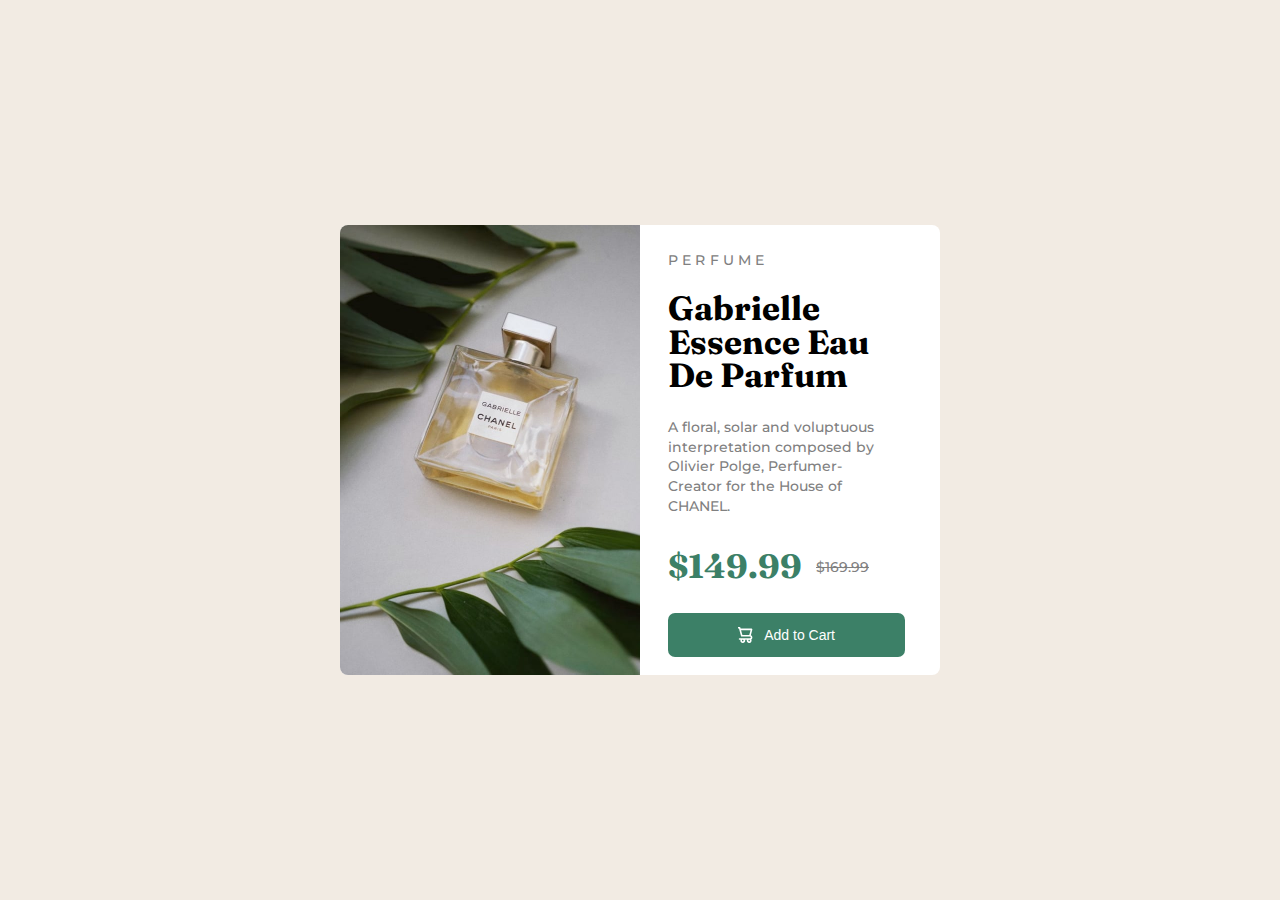
<file: product-preview-card-component-main/index.html>
<!DOCTYPE html>
<html lang="en">
<head>
<meta charset="UTF-8">
<meta name="viewport" content="width=device-width, initial-scale=1.0"> 
<link rel="icon" type="image/png" sizes="32x32" href="./images/favicon-32x32.png">
<title>Frontend Mentor | Product preview card component</title>
<link rel="preconnect" href="https://fonts.googleapis.com">
<link rel="preconnect" href="https://fonts.gstatic.com" crossorigin>
<link href="https://fonts.googleapis.com/css2?family=Fraunces:wght@700&family=Montserrat:wght@500;700&display=swap" rel="stylesheet">
<link rel="stylesheet" href="app.css">
</head>
<body>
  <main class="container">
    <section class="left-section">
      <img src="images/image-product-desktop.jpg" alt="images parfume" class="img parfume">
    </section>
    <section class="right-section">
      <article class="header-section">
        <span class="heading">Perfume</span>
        <h2 class="brand parfume"> Gabrielle Essence Eau De Parfum</h2>
        <p class="description parfume">A floral, solar and voluptuous interpretation composed by Olivier Polge, 
        Perfumer-Creator for the House of CHANEL.</p>
      </article>
      <article class="price parfume">
        <h3 class="diskon-price">$149.99</h3>
        <span class="normal-price"><s>$169.99</s></span>
      </article>
      <article class="checkout">
        <div class="btn-checkout">
          <button class="btn-add">
            <img src="images/icon-cart.svg" alt="icons keranjang" class="icon">
            Add to Cart</button>
        </div>
      </article>
    </section>
  </main>
</body>
</html>
</file>
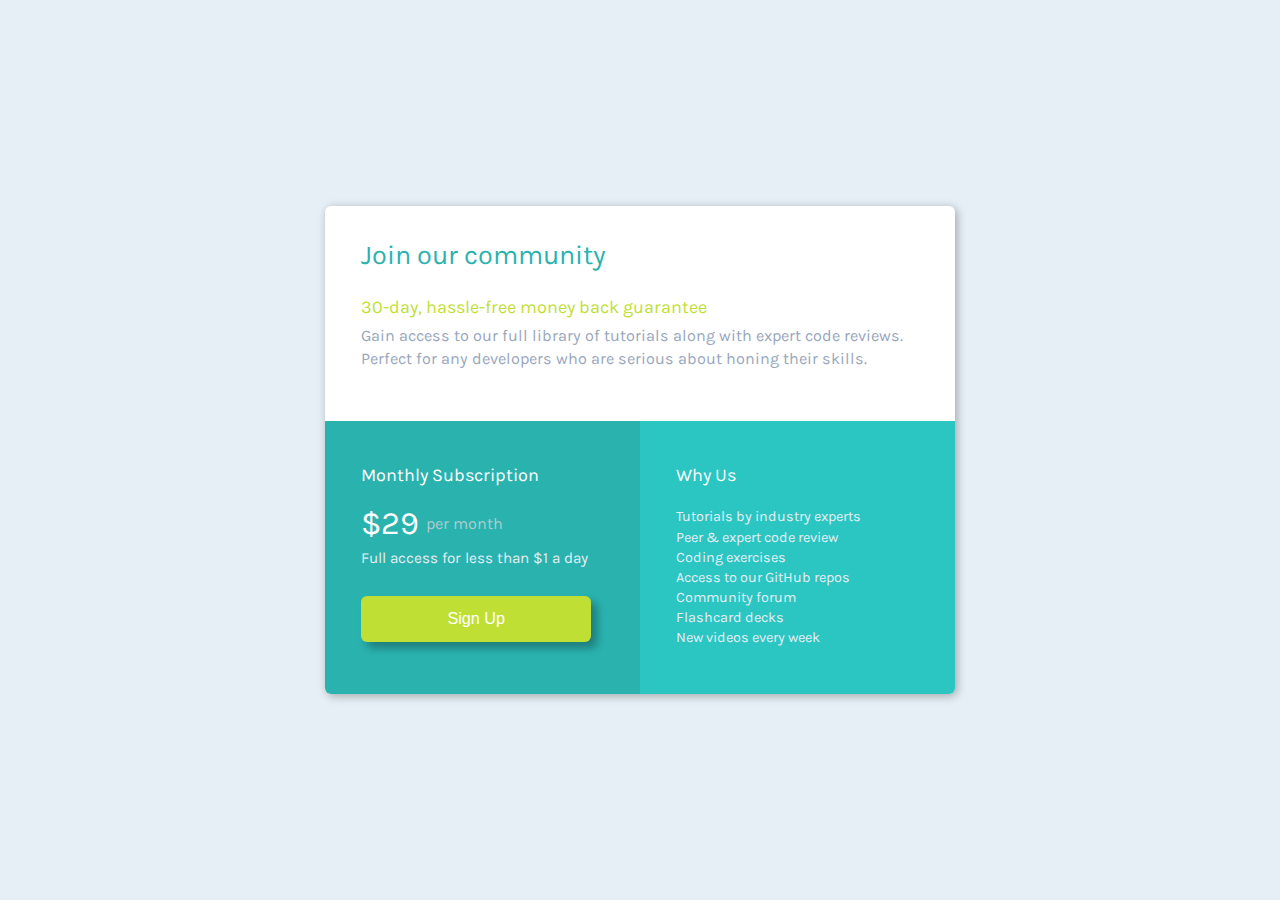
<file: single-price-grid-component-master/index.html>
<!DOCTYPE html>
<html lang="en">
<head>
<meta charset="UTF-8">
<meta name="viewport" content="width=device-width, initial-scale=1.0"> <!-- displays site properly based on user's device -->
<link rel="icon" type="image/png" sizes="32x32" href="./images/favicon-32x32.png">
<title>Frontend Mentor | Single Price Grid Component</title>
<link rel="preconnect" href="https://fonts.googleapis.com">
<link rel="preconnect" href="https://fonts.gstatic.com" crossorigin>
<link href="https://fonts.googleapis.com/css2?family=Karla:wght@400,700&display=swap" rel="stylesheet">
<link rel="stylesheet" href="style.css">
</head>
<body>
<!-- Header Section -->
<main class="container">
  <section class="main-header">
    <h2 class="heading">Join our community</h2>
    <p class="highlight">30-day, hassle-free money back guarantee</p>
    <p class="description">
      Gain access to our full library of tutorials along with expert code reviews.
      Perfect for any developers who are serious about honing their skills.
    </p>
  </section>

<!-- Subscription and Benefits -->
  <section class="content">
    <div class="subscription-box">
      <h3 class="title for-subs">Monthly Subscription</h3>
      <div class="price">
        <span class="amount">&dollar;29</span>
        <span class="per-month">per month</span>
      </div>
      <p class="subscription_access">Full access for less than &dollar;1 a day</p>
      <button class="btn-signup">Sign Up</button>
    </div>

    <div class="benefits-box">
      <h3 class="title benefit-subs">Why Us</h3>
      <ul class="benefit for-subs">
        <li>Tutorials by industry experts</li>
        <li>Peer & expert code review</li>
        <li>Coding exercises</li>
        <li>Access to our GitHub repos</li>
        <li>Community forum</li>
        <li>Flashcard decks</li>
        <li>New videos every week</li>
      </ul>
    </div>
  </section>
</main>
</body>
</html>
</file>
<file: 3-column-preview-card-component-main/style/style.css>
* {
  padding: 0;
  margin: 0;
  box-sizing: border-box;
}

:root {
  /* Colors */
  --primary-Bright-orange: hsl(31, 77%, 52%);
  --primary-Dark-cyan: hsl(184, 100%, 22%);
  --primary-Very-dark-cyan: hsl(179, 100%, 13%);

  --Transparent-white: hsla(0, 0%, 100%, 0.75);
  --Very-light-gray: hsl(0, 0%, 95%);
}


html, body {
  line-height: 1.5;
}

h1, h2, h3 {
  font-family: 'Big Shoulders', sans-serif;
  font-weight: 700;
}

body {
  min-height: 100vh;
  font-family: 'Lexend Deca', sans-serif;
  font-weight: 400;
  display: flex;
  flex-direction: column;
  justify-content: center;
  align-items: center;
}

.wrapper {
  width: clamp(37.5rem, 80vw, 50rem);
  min-height: 25rem;
  display: flex;
  box-shadow: 8px 8px 10px rgba(0, 0, 0, 0.3);
  border-radius: 0.5rem;
}

.card.satu{
  padding: 2.5rem;
  background-color: var(--primary-Bright-orange);
  color: var(--Transparent-white);
  border-top-left-radius: 0.5rem;
  border-bottom-left-radius: 0.5rem;
}

.jenis-mobil {
  text-transform: uppercase;
  font-size: 2rem;
  margin: 1rem 0;
  color: var(--Very-light-gray);
}

.description-mobil {
  margin-bottom: 4rem;
  font-size: 0.85rem;
}

.btn-learn-more {
  border: 2px solid var(--Very-light-gray);
  padding: 0.75rem 2rem;
  border-radius: 1.5rem;
  color: var(--Transparent-white);
  cursor: pointer;
}

.card.satu .btn-learn-more {
  color: var(--primary-Bright-orange);
  transition: background-color 0.3s ease;
}

.card.satu .btn-learn-more:hover {
  background-color: var(--primary-Bright-orange);
  color: var(--Very-light-gray);
}

.card.dua{
  padding: 2.5rem;
  background-color: var(--primary-Dark-cyan);
  color: var(--Transparent-white);
}

.card.dua .btn-learn-more {
  color: var(--primary-Dark-cyan);
  transition: background-color 0.3s ease;
}

.card.dua .btn-learn-more:hover {
  background-color: var(--primary-Dark-cyan);
  color: var(--Very-light-gray);
}

.card.tiga{
  padding: 2.5rem;
  background-color: var(--primary-Very-dark-cyan);
  color: var(--Transparent-white);
  border-top-right-radius: 0.5rem;
  border-bottom-right-radius: 0.5rem;
}

.card.tiga .btn-learn-more {
  color: var(--primary-Very-dark-cyan);
  transition: background-color 0.3s ease;
}

.card.tiga .btn-learn-more:hover {
  color: var(--Very-light-gray);
  background-color: var(--primary-Very-dark-cyan);
}


@media (max-width: 576px) {
  body {
    flex-direction: column;
    padding: 4rem 0;
  }

  .wrapper {
    width: clamp(18.75rem, 60vw, 25rem);
    flex-direction: column;  
  }

  .card.satu{
    border-top-right-radius: 0.5rem;
    border-bottom-left-radius: 0;
  }

  .card.tiga{
  border-top-right-radius: 0;
  border-bottom-right-radius: 0.5rem;
  border-bottom-left-radius: 0.5rem;
  }

  .description-mobil {
  margin-bottom: 1rem;
  font-size: 0.85rem;
  }
}
</file>
<file: bento-grid-main/style/style.css>
html, body, div, span, applet, object, iframe,
h1, h2, h3, h4, h5, h6, p, blockquote, pre,
a, abbr, acronym, address, big, cite, code,
del, dfn, em, img, ins, kbd, q, s, samp,
small, strike, strong, sub, sup, tt, var,
b, u, i, center,
dl, dt, dd, ol, ul, li,
fieldset, form, label, legend,
table, caption, tbody, tfoot, thead, tr, th, td,
article, aside, canvas, details, embed, 
figure, figcaption, footer, header, hgroup, 
menu, nav, output, ruby, section, summary,
time, mark, audio, video {
	margin: 0;
	padding: 0;
	border: 0;
	font-size: 100%;
	font: inherit;
	vertical-align: baseline;
}
/* HTML5 display-role reset for older browsers */
article, aside, details, figcaption, figure, 
footer, header, hgroup, menu, nav, section {
	display: block;
}
body {
	line-height: 1;
}
ol, ul {
	list-style: none;
}
blockquote, q {
	quotes: none;
}
blockquote:before, blockquote:after,
q:before, q:after {
	content: '';
	content: none;
}
table {
	border-collapse: collapse;
	border-spacing: 0;
}


:root {
  /* Colors */
  --primary-Purple-100: hsl(254, 88%, 90%);
  --primary-Purple-500: hsl(256, 67%, 59%);
  --primary-Yellow-100: hsl(31, 66%, 93%);
  --primary-Yellow-500: hsl(39, 100%, 71%);
  --White: hsl(0, 0%, 100%);
  --Black: hsl(0, 0%, 7%);

  /* Font size scale */
    --fs-sm: clamp(0.875rem, 1vw, 1rem);  /* 14px - 16px */
    --fs-base: clamp(1rem, 1.2vw, 1.125rem);  /* 16px - 18px */
    --fs-md: clamp(1.25rem, 2vw, 1.5rem);  /* 20px - 24px */
    --fs-lg: clamp(1.5rem, 3vw, 2.25rem);  /* 24px - 36px */
    --fs-xl: clamp(2rem, 4vw, 3rem);  /* 32px - 48px */

    /* Spacing scale (margin/padding/gap) */
    --space-xs: clamp(0.5rem, 0.8vw, 0.75rem);
    --space-sm: clamp(1rem, 1.2vw, 1.25rem);
    --space-md: clamp(1.5rem, 2vw, 2rem);
    --space-lg: clamp(2rem, 3vw, 3rem);

    /* Container widths */
    --max-container: 1200px;
    --max-container-wide: 1440px;
}


html,body {
  font-family: 'DM Sans', Arial;
  box-sizing: border-box;
  line-height: 1.5;
}

body {
  font-size: 18px;
}
</file>
<file: digitalbank-landing-page-master/style/app.css>
*,
*::before,
*::after {
  box-sizing: border-box;
}


body,
h1,
h2,
h3,
h4,
h5,
h6,
p,
figure,
blockquote,
dl,
dd {
  margin: 0;
  font: inherit;
}

html {
  scroll-behavior: smooth;
}

body {
  min-height: 100vh;
  line-height: 1.5;
  text-rendering: optimizeSpeed;
  -webkit-font-smoothing: antialiased;
  -moz-osx-font-smoothing: grayscale;
  background-color: #fff;
  color: var(--primary-Blue-950);
  font-family: "Public Sans", sans-serif;
  font-size: var(--fs-base);
}

h1,
h2,
h3,
h4,
h5,
h6 {
  line-height: 1.2;
}

/* Lists: remove list styles on ul/ol with a role */
ul[role='list'],
ol[role='list'] {
  list-style: none;
}


ul,
ol {
  margin: 0;
  padding: 0;
}


blockquote,
q {
  quotes: none;
}

blockquote::before,
blockquote::after,
q::before,
q::after {
  content: '';
  content: none;
}


table {
  border-collapse: collapse;
  border-spacing: 0;
}


img,
picture,
video,
canvas,
svg {
  display: block;
  max-width: 100%;
  height: auto;
}


input,
button,
textarea,
select {
  font: inherit;
}


a {
  color: inherit;
  text-decoration: none;
}

:focus {
  outline: none;
}

:focus-visible {
  outline: 2px solid var(--primary-Green-500);
  outline-offset: 2px;
}

article,
aside,
details,
figcaption,
figure,
footer,
header,
hgroup,
main,
menu,
nav,
section {
  display: block;
}

:root {
  --primary-Blue-950: hsl(233, 26%, 24%);
  --primary-Green-500: hsl(136, 64%, 51%);
  --primary-Cyan-400: hsl(192, 69%, 51%);

  --Gray-700: hsl(233, 8%, 42%);
  --Gray-100: hsl(220, 16%, 96%);
  --Gray-50: hsl(0, 0%, 98%);
  --White: hsl(0, 100%, 100%);


  --fs-xs: clamp(0.75rem, 1.8vw, 0.875rem);
  --fs-sm: clamp(0.875rem, 2.2vw, 1rem);
  --fs-base: clamp(1rem, 2.5vw, 1.125rem);
  --fs-md: clamp(1.125rem, 3vw, 1.5rem);
  --fs-lg: clamp(1.5rem, 4vw, 2.25rem);
  --fs-xl: clamp(2rem, 5vw, 3rem);
  --fs-2xl: clamp(2.5rem, 6vw, 3.75rem);


  --width-logo-mobile: 10rem;
  --width-logo-tablet: 12rem;
  --width-logo-desktop: 14rem;


  --border-xs: 0.25rem;
  --border-sm: 0.5rem;
  --border-md: 0.75rem;
  --border-lg: 1rem;
  --border-xl: 2rem;

  /* Spacing scale (margin/padding/gap) */
  --space-xs: clamp(0.5rem, 0.8vw, 0.75rem);
  --space-sm: clamp(1rem, 1.2vw, 1.25rem);
  --space-md: clamp(1.5rem, 2vw, 2rem);
  --space-lg: clamp(2rem, 3vw, 3rem);

  /* Container widths */
  --max-container: 75rem;
  /* 1200px */
}

.container {
  width: 100%;
  display: grid;
  grid-template-columns: minmax(18.75rem, 1fr);
  gap: var(--space-lg);
}

.overlay {
  position: fixed;
  inset: 0;
  background: rgba(0, 0, 0, 0.25);
  display: none;
  z-index: 10;
  /* pastikan di atas konten tapi di bawah menu */
}

.overlay.active {
  display: block;
}

.nav {
  background-color: var(--White);
  display: flex;
  justify-content: center;
  height: clamp(4rem, 5vw, 7rem);
  width: 100%;
  position: fixed;
  top: 0;
  z-index: 100;
}

.navbar {
  width: 100%;
  display: flex;
  align-items: center;
  justify-content: space-between;
  padding: var(--space-md);
}

.navbar_logo img {
  width: var(--width-logo-mobile);
  display: flex;
  align-items: center;
}


.navbar_main.hidden {
  display: none;
}

.navbar_main {
  display: flex;
}

.navbar_menu {
  flex-direction: column;
  position: absolute;
  top: 5.125rem;
  left: 1.25rem;
  right: 1.25rem;
  padding: 0 var(--space-sm) var(--space-sm);
  gap: var(--space-xs);
  background-color: var(--White);
  height: auto;
  z-index: 100;
  list-style: none;
  text-align: center;
  padding: var(--space-md);
  border-radius: var(--border-xs);
  box-shadow: 0 0.5rem 1rem rgba(0, 0, 0, 0.15);
}


.navbar_link:hover {
  text-decoration: underline;
}


.navbar_toggle {
  display: block;
  background: transparent;
  align-self: center;
  padding: 0.625rem;
  border: none;
  cursor: pointer;
  z-index: 100;
}

.navbar_toggle.active .bar:nth-child(2) {
  opacity: 0;
}

.navbar_toggle.active .bar:nth-child(1) {
  transform: translateY(6px) rotate(45deg);
}

.navbar_toggle.active .bar:nth-child(3) {
  transform: translateY(-7px) rotate(-45deg);
}


.navbar_toggle .bar {
  display: block;
  width: 1.5rem;
  height: 0.1rem;
  margin: 0.3rem auto;
  background-color: var(--primary-Blue-950);
  transition: all 0.3s ease-in-out;
}

/* Hero section */

.hero_section {
  display: grid;
  grid-template-columns: 1fr;
  margin-bottom: var(--space-lg);
}


.hero_img {
  position: relative;
  padding: var(--space-sm);
}

.hero_img_mockups {
  margin: 0 auto;
}


.hero_overlay {
  position: absolute;
  inset: 0;
  /* sama dengan top:0; right:0; bottom:0; left:0 */
  background: url("../images/bg-intro-mobile.svg") center/cover no-repeat;
  z-index: -10;
}

.hero_content {
  display: flex;
  flex-direction: column;
  align-items: center;
  gap: var(--space-md);
  text-align: center;
  padding: var(--space-xs) var(--space-md);
}

.hero_title {
  font-size: var(--fs-2xl);
}

.btn {
  background: linear-gradient(to bottom, var(--primary-Green-500), var(--primary-Cyan-400));
  color: var(--White);
  padding: 0.75rem var(--space-lg);
  border-radius: var(--border-xl);
  border: none;
  cursor: pointer;
  transition: transform 0.3s ease;
}

.btn:hover {
  opacity: 0.75;
  transform: scale(1.125);
}

.btn:active {
  opacity: 0.5;
}



.features_list {
  background-color: var(--Gray-100);
  display: flex;
  flex-direction: column;
  gap: var(--space-lg);
  text-align: center;
  padding: 3rem 1rem;
}

.features_list_title {
  font-size: var(--fs-xl);
}

.features_list_description,
.features_description,
.hero_info,
.article_info,
.article_author {
  color: var(--Gray-700);
}


.features {
  display: flex;
  flex-direction: column;
  align-items: center;
  gap: var(--space-md);
}

.features_title {
  font-size: var(--fs-lg);
}




.article_list {
  padding: var(--space-lg) var(--space-md);
  display: grid;
  grid-template-columns: 1fr;
  gap: var(--space-lg);
}

.article_list_title {
  text-align: center;
  font-size: var(--fs-lg);
}


.article {
  max-width: 500px;
  margin: 0 auto;
}

.article:hover {
  box-shadow: 0 8px 24px rgba(0, 0, 0, 0.1);
  border-radius: var(--border-sm);
}

.article_img {
  height: 200px;
  width: 100%;
}

.article_content {
  display: flex;
  flex-direction: column;
  gap: var(--space-sm);
  padding: var(--space-md);
}

.article_img {
  border-top-left-radius: 0.5rem;
  border-top-right-radius: 0.5rem;
}

.article_author {
  font-size: var(--fs-sm);
}

.article_title {
  font-size: var(--fs-md);
}



.footer {
  background-color: var(--primary-Blue-950);
  padding: 3rem;
  display: flex;
  flex-direction: column;
  align-items: center;
  gap: var(--space-lg);
}

.footer_logo {
  display: flex;
  flex-direction: column;
  align-items: center;
  gap: var(--space-md);
}

.footer_nav {
  display: flex;
  flex-direction: column;
  gap: var(--space-lg);
  color: var(--Gray-100);
  text-align: center;
}

.footer_media_sosial {
  display: flex;
  gap: var(--space-sm);
  list-style: none;
  color: var(--Gray-100);
}

.footer_media_sosial svg {
  transition: transform 0.3s ease;
}

.footer_media_sosial svg:hover {
  transform: scale(1.25);
}

.footer_navigation {
  list-style: none;
  display: flex;
  flex-direction: column;
  gap: var(--space-xs);
  font-size: var(--fs-sm);
}

.footer_link:hover {
  color: var(--primary-Green-500);
}

.footer_copyright {
  color: var(--Gray-100);
  font-size: var(--fs-sm);
}

.footer_copyright_wrapper {
  display: flex;
  flex-direction: column;
  gap: var(--space-md);
}


@media (min-width: 55em) {
  /* setara dengan 880px */

  .navbar,
  .footer {
    padding: var(--space-md) 8rem;
  }

  .navbar_logo img {
    width: var(--width-logo-tablet);
  }

  .navbar_toggle {
    display: none;
  }

  .navbar {
    flex-direction: row;
  }

  .navbar_main {
    display: flex;
  }

  .navbar_main.hidden {
    display: block;
  }

  .navbar_menu {
    display: flex;
    flex-direction: row;
    align-items: center;
    position: static;
    height: auto;
    width: auto;
    padding: 0;
    gap: var(--space-sm);
    list-style: none;
    box-shadow: none;
  }


  .btn {
    padding: 0.75rem var(--space-lg);
  }

  .article_list {
    padding: var(--space-lg) 8rem;
  }

  .article_list_title {
    text-align: start;
  }

  .article_list_container {
    display: grid;
    grid-template-columns: repeat(4, 1fr);
    gap: var(--space-md);
  }

  .article_content {
    padding: var(--space-md) var(--space-sm);
  }

  .article_author {
    font-size: var(--fs-xs);
  }

  .article_title {
    font-size: var(--fs-base);
  }

  .article_info {
    font-size: var(--fs-sm);
  }



  .footer {
    flex-direction: row;
    justify-content: space-around;
    padding: 3rem 0;
  }

  .footer_nav {
    text-align: start;
  }

  .footer_logo {
    align-items: flex-start;
    gap: var(--space-lg);
  }

  .footer_navigation {
    display: grid;
    grid-template-columns: repeat(2, 1fr);
  }

  .footer_copyright_wrapper {
    align-items: end;
  }
}
</file>
<file: huddle-landing-page-with-single-introductory-section-master/style/style.css>
* {
  padding: 0;
  margin: 0;
  box-sizing: border-box;
}

:root {
  /* Colors */
  --Violet: hsl(257, 40%, 49%);
  --Soft-Magenta: hsl(300, 69%, 71%);
}

html,
body {
  font-size: 1rem;
  line-height: 1.3;
  font-family: 'Open Sans', sans-serif;
}

h1,
h2,
h3 {
  font-family: 'Poppins', sans-serif;
}

body {
  min-height: 100vh;
  position: relative;
  background: var(--Violet) url('../images/bg-desktop.svg') no-repeat center center;
  background-size: cover;
}

.container {
  min-height: 100vh;
  display: flex;
  flex-direction: column;
}

.logo-container {
  padding: 3rem 5.5rem 0;
}

.wrapper {
  max-width: 1440px;
  margin: 0 auto;
  padding: 0 3rem;
  display: grid;
  grid-template-columns: repeat(2, 1fr);
  grid-template-areas:
    'img-logo img-logo'
    'img-illustration hero-section';
  color: white;
}

.logo-container {
  grid-area: img-logo;
  margin-bottom: 3rem;
}

.illustration-container {
  grid-area: img-illustration;
}

.hero-section {
  grid-area: hero-section;
  width: 100%;
  max-width: 535px;
  padding: 2rem 2.5rem;
}

.hero-section .title {
  font-size: 2.5rem;
  margin-bottom: 2rem;
}

.hero-section .info-hero-section {
  margin-bottom: 1.5rem;
}

.hero-section .btn-register {
  font-size: 1.1rem;
  background-color: white;
  border: none;
  padding: 0.85rem 3.5rem;
  border-radius: 1.5rem;
  color: var(--Violet);
  box-shadow: 6px 6px 8px rgba(0, 0, 0, 0.3);
  cursor: pointer;
  transition: background-color 0.3s ease-out;
}

.hero-section .btn-register:hover {
  background-color: var(--Soft-Magenta);
  color: white;
}

.sosialmedia-links {
  display: flex;
  justify-content: end;
  padding: 2rem;
}

.sosialmedia-links .wrapper-footer {
  display: flex;
  gap: 0.5rem;
  align-items: center;
}

.sosialmedia-links svg {
  border: 2px solid white;
  border-radius: 100%;
  padding: 0.25rem;
  display: flex;
  justify-content: center;
  align-items: center;
}


.sosialmedia-links svg:hover {
  border: 2px solid var(--Soft-Magenta);
  fill: var(--Soft-Magenta);
  transition: border 0.3s ease, fill 0.3s ease;
}



@media (max-width: 576px) {
  body {
    background: var(--Violet) url('../images/bg-mobile.svg') no-repeat center center;
    background-size: cover;
  }

  .container {
    padding: 0;
  }

  .logo-container {
    padding-left: 2rem;
    padding-top: 2rem;
  }

  .logo-container img {
    width: 12.5rem;
  }

  .wrapper {
    width: 100%;
    max-width: none;
    padding: 0 1.5rem 2rem;
    display: flex;
    flex-direction: column;
    align-items: center;
    gap: 2rem;
    background-color: transparent;
  }

  .illustration-container {
    width: 100%;
    display: flex;
    justify-content: center;
  }

  .illustration-container img {
    max-width: 100%;
    height: auto;
  }

  .hero-section {
    text-align: center;
    padding: 1.5rem;
    max-width: 100%;
    width: 100%;
    background-color: transparent;
    margin: 0;
  }

  .hero-section .title {
    font-size: 1.5rem;
    margin-bottom: 1rem;
  }

  .hero-section .info-hero-section {
    font-size: 0.9rem;
    line-height: 1.5;
    margin-bottom: 1.5rem;
  }

  .hero-section .btn-register {
    padding: 0.7rem 2.5rem;
  }

  .sosialmedia-links {
    justify-content: center;
  }
}
</file>
<file: news-homepage-main/app.css>
* {
            margin: 0;
            padding: 0;
        }

        img {
            width: 100%;
        }

        body {
            font-family: "Inter", Arial, Helvetica, sans-serif;
            font-size: 15px;
            margin: 100px auto;
            width: 1440px;
        }

        .grid-container {
            display: grid;
            grid-template-columns: repeat(auto-fit, minmax(200px, 1fr));
            grid-template-rows: repeat(auto-fit, minmax(50px, 1fr));
            grid-template-areas: 
            'nav nav nav nav'
            'header header header sidebar'
            'header header header sidebar'
            'content content content content';
            gap: 20px;
        }


        /* Navigasi */
        .navbar {
            grid-area: nav;
            display: grid; 
            grid-template-columns: repeat(auto-fit, minmax(10px, 1fr));
        }
        
        .logo {
            width: 70px;
        }

        .menu {
            list-style: none;
            font-size: 18px;
        }
        
        .navbar ul {
            list-style: none;
            display: grid; 
            grid-template-columns: repeat(auto-fit, minmax(10px, 1fr));
            color: hsl(236, 13%, 42%);
            transition: color 0.3s ease;
        }


        .navbar a {
            display: block;
            color: hsl(236, 13%, 42%);
            text-decoration: none;
        }

        .navbar li a:hover {
            color: hsl(5, 85%, 63%);
        }


        /* Gaya Dasar Menu Burger */
        .menu-icon {
            display: none; /* Sembunyikan menu burger secara default */
            cursor: pointer;
            width: 40px;
            height: 30px;
            position: absolute; /* Posisi absolut untuk fleksibilitas */
            top: 20px; /* Sesuaikan jarak dari atas */
            left: 38em; /* Tempatkan di kiri layar */
        }

        .menu-icon span {
            display: block;
            width: 100%;
            height: 4px;
            background-color: #333;
            margin: 5px 0;
            transition: transform 0.3s ease, opacity 0.3s ease;
        }

        /* Header */

        .header {
            grid-area: header;
            width: 70em;
        }

        .img-utama {
            width: 70em;
        }

        .content-header {
            display: grid;
            grid-template-columns: repeat(auto-fit, 200px, 1fr);
            grid-template-areas: 
            'title-content description';
            gap: 70px;
            margin-top: 60px;
        }

        .content-header h1 {
            font-size: 5em;
            line-height: 1em;
            width: 480px;
        }

        .content-header p {
            font-size: 1.3em;
            line-height: 30px;
            color: hsl(236, 13%, 42%);
            margin-bottom: 60px;
        }

        .content-header button {
            background-color: black;
            color: white;
            font-weight: bold;
            border: none;
            padding: 16px 38px;
            letter-spacing: 3px;
            transition: color 0.3s ease;
        }

        .content-header button:hover {
            background-color: hsl(5, 85%, 63%);
            color: black;
        }



/* sidebar */
        .sidebar {
            grid-area: sidebar;
            padding: 35px;
            display: grid;
            background-color: hsl(240, 100%, 5%);
            color: white;
            width: 230px;
            cursor: pointer;
        }

        .news h3 {
            color: hsl(35, 77%, 62%);
            font-size: 3em;
            transition: color 0.3s ease;
            margin-bottom: 32px;
        }

        .news h4 {
            font-size: 1.3em;
            margin-bottom: 10px;
        }

        .news p {
            font-size: 1em;
            line-height: 30px;
            color: hsl(233, 8%, 79%);

        }

        .news h4:hover {
            color: hsl(35, 77%, 62%);
        }




        /* Section Buttom */

        .section-buttom {
            grid-area: content;
            display: grid;
            grid-template-columns: repeat(auto-fit, minmax(50px, 1fr));
            gap: 13.2em;
            margin-top: 50px;
            }

        .content {
            display: flex;
            width: 340px;
        }


        .img-content-1,
        .img-content-2,
        .img-content-3 {
            width: 100px;
            margin-right: 20px;
        }

        .info-content h3 {
            font-size: 2.7em;
            letter-spacing: 1px;
            color: hsl(5, 85%, 63%);
            padding: 5px;
        }

        .info-content h4 {
            margin-bottom: 8px;
            cursor: pointer;
            font-size: 1.2em;
        }

        .info-content h4:hover {
            color: hsl(5, 85%, 63%);
        }

        .info-content p {
            font-size: 0.9em;
            color: hsl(236, 13%, 42%);
        }




        @media (max-width: 500px) {
            body {
                margin: 0 auto; /* Pusatkan body */
                width: 100%; /* Pastikan body menggunakan lebar penuh */
                padding: 20px; /* Tambahkan padding agar tidak terlalu menempel */
            }
        
            .grid-container {
                display: grid;
                grid-template-columns: 1fr; /* Hanya satu kolom */
                grid-template-rows: auto; /* Sesuaikan tinggi elemen */
                grid-template-areas:
                    'nav'
                    'header'
                    'sidebar'
                    'content'; /* Elemen-elemen akan ditumpuk secara vertikal */
                gap: 20px; /* Jarak antar elemen */
            }
            
            /* navbar */
            .logo {
                width: 90px;
            }


            .menu-icon {
                display: block; /* Tampilkan menu burger */
            }
        
            .navbar .menu {
                display: none; /* Sembunyikan menu navigasi secara default */
            }
        

            /* header */
            .header {
                width: 50%; /* Pastikan header menggunakan lebar penuh */
            }
        
            .img-utama {
                width: 38em;
                height: 40em;
                object-fit: cover;
            }

            .content-header h1 {
                font-size: 5em;
                line-height: 1em;
                width: 500px;
                margin-bottom: 20px;
            }

            .content-header {
                display: grid;
                grid-template-columns: 1fr; 
                grid-template-areas: 
                    'title-content'
                    'description'; /* Tata letak tetap sama, tetapi vertikal */
                gap: 20px; /* Kurangi jarak antar elemen */
                margin-top: 30px; /* Sesuaikan margin atas */
            }

            .content-header p {
                font-size: 2.3em;
                line-height: 1.4em;
                width: 100%;
            }

            .content-header button {
                font-size: 1.4em;
                letter-spacing: 10px;
                padding: 1.6em 4em;
            }
            
            /* sidebar */
            .sidebar {
                width: 85%;
                height: 40em;
                padding: 45px; /* Sesuaikan padding */
            }
        
            .news h3 {
                font-size: 3.5em;
                margin-bottom: 50px;
            }
    
            .news h4 {
                font-size: 2em;
                margin-bottom: 10px;
            }
    
            .news p {
                font-size: 1.6em;
            }

            /* section-buttom */
            .section-buttom {
                display: grid;
                grid-template-columns: 1fr; /* Satu kolom untuk section */
                gap: 20px; /* Jarak antar elemen */
                margin-top: 20px; /* Sesuaikan margin atas */
            }
        
            .content {
                display: flex;
                margin-bottom: 20px;
                width: 100%; /* Gunakan lebar penuh */
            }
        
            .img-content-1, 
            .img-content-2, 
            .img-content-3 {
                width: 150px; /* Sesuaikan ukuran gambar */
                margin-right: 30px; 
                margin-bottom: 10px; /* Tambahkan margin bawah */
            }

            .info-content h3 {
                font-size: 3em;
                letter-spacing: 1px;
                color: hsl(5, 85%, 63%);
                padding: 5px;
            }
    
            .info-content h4 {
                cursor: pointer;
                font-size: 1.8em;
            }
    
            .info-content h4:hover {
                color: hsl(5, 85%, 63%);
            }
    
            .info-content p {
                font-size: 1.4em;
                color: hsl(236, 13%, 42%);
            }
        }
</file>
<file: product-preview-card-component-main/app.css>
html, body, div, span, applet, object, iframe,
h1, h2, h3, h4, h5, h6, p, blockquote, pre,
a, abbr, acronym, address, big, cite, code,
del, dfn, em, img, ins, kbd, q, s, samp,
small, strike, strong, sub, sup, tt, var,
b, u, i, center,
dl, dt, dd, ol, ul, li,
fieldset, form, label, legend,
table, caption, tbody, tfoot, thead, tr, th, td,
article, aside, canvas, details, embed, 
figure, figcaption, footer, header, hgroup, 
menu, nav, output, ruby, section, summary,
time, mark, audio, video {
	margin: 0;
	padding: 0;
	border: 0;
	font-size: 100%;
	font: inherit;
	vertical-align: baseline;
}
/* HTML5 display-role reset for older browsers */
article, aside, details, figcaption, figure, 
footer, header, hgroup, menu, nav, section {
	display: block;
}
body {
	line-height: 1;
}
ol, ul {
	list-style: none;
}
blockquote, q {
	quotes: none;
}
blockquote:before, blockquote:after,
q:before, q:after {
	content: '';
	content: none;
}
table {
	border-collapse: collapse;
	border-spacing: 0;
}



:root {
    --primary-green-500: hsl(158, 36%, 37%);
    --primary-green-700: hsl(158, 42%, 18%);
}
html {
    box-sizing: border-box;
    font-size: 0.875rem; /* setara dengan 14px */
}
body {
    background-color: hsl(30, 38%, 92%);
    display: flex;
    justify-content: center;
    align-items: center;
    flex-direction: column;
    min-height: 100vh;
    font-family: 'Montserrat', sans-serif; /* Font default untuk konten */
    font-weight: 500;
}
h1, h2, h3, .special-text {
    font-family: 'Fraunces', sans-serif; 
}
.container {
    background-color: white;
    width: 100%;
    max-width: 600px;
    display: flex;
    border-radius: 8px;
}
.left-section {
    flex: 1;
}
.img.parfume {
    width: 100%;
    max-width: 600px;
    border-top-left-radius: 8px;
    border-bottom-left-radius: 8px;
    display: block;
    object-fit: cover;
}


.right-section {
    flex: 1;
}
.header-section {
    padding: 2rem 2rem 1rem;
    box-sizing: border-box;
}
.heading {
    color: grey;
    text-transform: uppercase;
    letter-spacing: 0.3rem;
}
.brand.parfume {
    font-size: 2.4rem;
    font-weight: 700;
    margin: 1.8rem 0;
    max-width: 16rem;
    box-sizing: border-box;
}
.description.parfume {
    font-size: 1rem;
    color: grey;
    max-width: 16rem;
    line-height: 1.4;
}
.price.parfume {
    display: flex;
    align-items: center;
    gap: 1rem;
    padding: 0 2rem 1.4rem;
    box-sizing: border-box;
    margin: 1.4rem 0 0.7rem;
}
.diskon-price {
    color: var(--primary-green-500);
    font-size: 2.4rem;
    font-weight: 700;
}
.normal-price {
    color: grey;
    font-size: 1rem;
}
.checkout {
    padding: 0 2rem;
    box-sizing: border-box;
}
.btn-add {
    display: flex;
    align-items: center;
    gap: 0.8rem;
    background-color: var(--primary-green-500);
    color: white;
    font-size: 1rem;
    border: none;
    padding: 1rem 5rem;
    border-radius: 7px;
    cursor: pointer;
    transition: background-color 0.3s ease, transform 0.2s ease;
}
.btn-add:hover {
    background-color: var(--primary-green-700);
    transform: scale(1.02);
}


@media (min-width: 375px) and (max-width: 576px) {
    .container {
        max-width: 340px;
        min-height: 660px;
        flex-direction: column;
        border-radius: 6px;
        margin: 2rem 1rem;
    }
    .img.parfume {
        aspect-ratio: 4 / 3;
        border-bottom-left-radius: 0;
        border-top-right-radius: 8px;
    }
    .left-section {
        flex: 1;
    }
    .right-section {
        flex: 2;
    }
    .header-section {
    padding: 1.3rem 2rem 1rem;
    box-sizing: border-box;
    }
    .btn-add {
        padding: 1rem 6.6rem;
        box-sizing: border-box;
    }
    .brand.parfume {
        font-size: 2.2rem;
        max-width: 20rem;
    }
    .description.parfume {
        max-width: 20rem;
    }
    .price.parfume {
        margin: 0.8rem 0 0.7rem;
    }
}
</file>
<file: single-price-grid-component-master/style.css>
html, body, div, span, applet, object, iframe,
h1, h2, h3, h4, h5, h6, p, blockquote, pre,
a, abbr, acronym, address, big, cite, code,
del, dfn, em, img, ins, kbd, q, s, samp,
small, strike, strong, sub, sup, tt, var,
b, u, i, center,
dl, dt, dd, ol, ul, li,
fieldset, form, label, legend,
table, caption, tbody, tfoot, thead, tr, th, td,
article, aside, canvas, details, embed, 
figure, figcaption, footer, header, hgroup, 
menu, nav, output, ruby, section, summary,
time, mark, audio, video {
	margin: 0;
	padding: 0;
	border: 0;
	font-size: 100%;
	font: inherit;
	vertical-align: baseline;
}
/* HTML5 display-role reset for older browsers */
article, aside, details, figcaption, figure, 
footer, header, hgroup, menu, nav, section {
	display: block;
}
body {
	line-height: 1;
}
ol, ul {
	list-style: none;
}
blockquote, q {
	quotes: none;
}
blockquote:before, blockquote:after,
q:before, q:after {
	content: '';
	content: none;
}
table {
	border-collapse: collapse;
	border-spacing: 0;
}


:root {
    --primary-cyan: hsl(179, 62%, 43%);
    --primary-bright-yellow: hsl(71, 73%, 54%);
    --natural-light-gray: hsl(204, 43%, 93%);
    --natural-grayish-blue: hsl(218, 22%, 67%);
}
html {
    box-sizing: border-box;
    font-family: 'Karla', sans-serif;
    font-size: 1.125rem;
}
body {
    line-height: 1;
    display: flex;
    justify-content: center;
    align-items: center;
    padding: 2rem;
    box-sizing: border-box;
    min-height: 100vh;
    background-color: hsl(204, 43%, 93%);
}
.container {
    max-width: 960px;
    background-color: white;
    border-radius: 6px;
    box-shadow: 2px 2px 10px rgba(0, 0, 0, 0.3);
}
.main-header {
    max-width: 630px;
    padding: 2rem 2rem 1rem;
    box-sizing: border-box;
}
.heading {
    color: var(--primary-cyan);
    font-size: 1.5rem;
    margin-bottom: 1.6rem;
}
.highlight {
    color: var(--primary-bright-yellow);
    font-size: 1rem;
    margin-bottom: 0.5rem;
}
.description {
    font-size: 0.9rem;
    color: var(--natural-grayish-blue);
    line-height: 1.4;
    margin-bottom: 1.8rem;
}
.content {
    display: flex;
    flex-direction: column;
    width: 100%;
    max-width: 630px;
    border-radius: 0 0 6px 6px;
}
.subscription-box{
    flex: 1;
    padding: 2.5rem 2rem;
    box-sizing: border-box;
    background-color: var(--primary-cyan);
}
.title {
    font-size: 1rem;
    color: white;
    margin-bottom: 1.3rem;
}
.price {
    display: flex;
    align-items: center;
    gap: 0.4rem;
}
.amount{
    font-size: 1.8rem;
    color: white;
}
.per-month {
    font-size: 0.9rem;
    color: rgba(216, 214, 214, 0.767);
}
.subscription_access {
    color:var(--natural-light-gray);
    font-size: 0.85rem;
    margin-top: 0.6rem;
}
.btn-signup {
    background-color: var(--primary-bright-yellow);
    color: white;
    border: none;
    font-size: 0.9rem;
    padding: 0.75rem 4.8rem;
    box-sizing: border-box;
    border-radius: 6px;
    margin-top: 1.65rem;
    cursor: pointer;
    box-shadow: 6px 6px 8px rgba(0, 0, 0, 0.3);
    transition: background-color 0.3s ease, box-shadow 0.3s ease; 
}
.btn-signup:hover {
    background-color: hsla(71, 85%, 65%, 0.886); 
    color: white;
    box-shadow: 8px 8px 8px rgba(0, 0, 0, 0.5); 
}

.benefits-box {
    flex: 1;
    padding: 2.5rem 2rem;
    box-sizing: border-box;
    background-color: hsl(179, 64%, 47%);
    border-bottom-left-radius: 6px;
    border-bottom-right-radius: 6px;
}
.benefit.for-subs {
    font-size: 0.8rem;
    line-height: 1.4;
    color: var(--natural-light-gray);
}



@media (min-width: 375px) and (max-width: 600px) {
    .body {
        max-width: 100vh;
    }
    .content {
        flex-wrap: wrap;
    }
}

@media (min-width: 601px) {
    .content {
        flex-direction: row;
    }
    .subscription-box {
        border-bottom-left-radius: 6px;
    }
    .benefits-box {
        border-bottom-right-radius: 6px;
        border-bottom-left-radius: 0;
    }
}
</file>
<file: four-card-feature-section-master/style.css>
/* CSS Reset */
html, body, div, span, applet, object, iframe,
h1, h2, h3, h4, h5, h6, p, blockquote, pre,
a, abbr, acronym, address, big, cite, code,
del, dfn, em, img, ins, kbd, q, s, samp,
small, strike, strong, sub, sup, tt, var,
b, u, i, center,
dl, dt, dd, ol, ul, li,
fieldset, form, label, legend,
table, caption, tbody, tfoot, thead, tr, th, td,
article, aside, canvas, details, embed, 
figure, figcaption, footer, header, hgroup, 
menu, nav, output, ruby, section, summary,
time, mark, audio, video {
  margin: 0;
  padding: 0;
  border: 0;
  font-size: 100%;
  font: inherit;
  vertical-align: baseline;
}

/* HTML5 display-role reset for older browsers */
article, aside, details, figcaption, figure, 
footer, header, hgroup, menu, nav, section {
  display: block;
}

body {
  line-height: 1;
}

ol, ul {
  list-style: none;
}

blockquote, q {
  quotes: none;
}

blockquote:before, blockquote:after,
q:before, q:after {
  content: '';
  content: none;
}

table {
  border-collapse: collapse;
  border-spacing: 0;
}

/* Variables */
:root {
  --primary-red: hsl(0, 78%, 62%);
  --primary-cyan: hsl(180, 62%, 55%);
  --primary-orange: hsl(34, 97%, 64%);
  --primary-blue: hsl(212, 86%, 64%);
  --natural-grey-500: hsl(234, 12%, 34%);
  --natural-grey-400: hsl(212, 6%, 44%);
  --natural-white: hsl(0, 0%, 100%);
}

/* Base Styles */
html {
  box-sizing: border-box;
  font-family: 'Poppins', sans-serif;
  font-size: 15px;
}

*, *:before, *:after {
  box-sizing: inherit;
}

body {
  display: flex;
  justify-content: center;
  align-items: center;
  padding: 5rem 2rem;
  min-height: 100vh;
  line-height: 1.5;
  background-color: #fafafa;
}

/* Container */
body {
  display: flex;
  justify-content: center;
  align-items: center;
  padding: 5rem 2rem;
  min-height: 100vh;
  line-height: 1.5;
  background-color: #fafafa;
}

body {
  display: flex;
  justify-content: center;
  align-items: center;
  padding: 5rem 2rem;
  min-height: 100vh;
  line-height: 1.5;
  background-color: #fafafa;
}

/* Container */
.container {
  display: grid;
  grid-template-rows: auto;
  width: 100%;
  max-width: 74rem;
  margin: 0 auto;
}

/* Header Section */
.header-section {
  text-align: center;
  margin: 0 auto 4rem;
}

.heading {
  margin-bottom: 1rem;
  font-size: clamp(1.5rem, 3vw, 3rem);
  font-weight: 200;
  color: var(--natural-grey-400);
}

.heading span {
  font-weight: 600;
  color: var(--natural-grey-500);
}

.header-section p {
  color: var(--natural-grey-400);
  font-size: clamp(1rem, 2vw, 1.25rem);
}
/* Cards Layout */
.content {
  display: grid;
  grid-template-columns: 1fr 1fr 1fr;
  gap: 1.5rem;
  max-width: 1100px;
  margin: 0 auto;
}

.card {
  background-color: var(--natural-white);
  padding: 2rem;
  border-radius: 8px;
  box-shadow: 0 10px 20px rgba(0, 0, 0, 0.1);
  height: fit-content;
}

.title {
  font-size: 1.25rem;
  font-weight: 600;
  color: var(--natural-grey-500);
  margin-bottom: 0.5rem;
}

.card p {
  color: var(--natural-grey-400);
  font-size: 1rem;
  margin-bottom: auto;
}

.icon {
  margin-top: 1rem;
  display: flex;
  justify-content: flex-end;
}

/* Posisi Kartu */
.supervisor {
  grid-column: 1;
  grid-row: 1 / span 2; /* Membentang vertikal di sisi kiri */
  border-top: 4px solid var(--primary-cyan);
  align-self: center; /*Menengahkan kartu vertikal */
}

.team-builder {
  grid-column: 2;
  grid-row: 1;
  border-top: 4px solid var(--primary-red);
}

.karma {
  grid-column: 2;
  grid-row: 2;
  border-top: 4px solid var(--primary-orange);
}

.calculator {
  grid-column: 3;
  grid-row: 1 / span 2; /* Membentang vertikal di sisi kanan */
  border-top: 4px solid var(--primary-blue);
  align-self: center; /* Menengahkan kartu vertikal */
}
@media (min-width: 769px) {
  .header-section {
    max-width: 60%;
  }
}

@media (max-width: 768px) {
  html {
    font-size: 14px;
  }
  
  .header-section {
    max-width: 100%;
  }
}

@media (max-width: 576px) {
  .content {
    grid-template-columns: 1fr;
  }
  
  .supervisor,
  .team-builder,
  .karma,
  .calculator {
    grid-column: 1;
  }
  
  .supervisor {
    grid-row: 1;
  }
  
  .team-builder {
    grid-row: 2;
  }
  
  .karma {
    grid-row: 3;
  }
  
  .calculator {
    grid-row: 4;
  }
  
  .card {
    padding: 1.5rem;
  }
}
</file>
